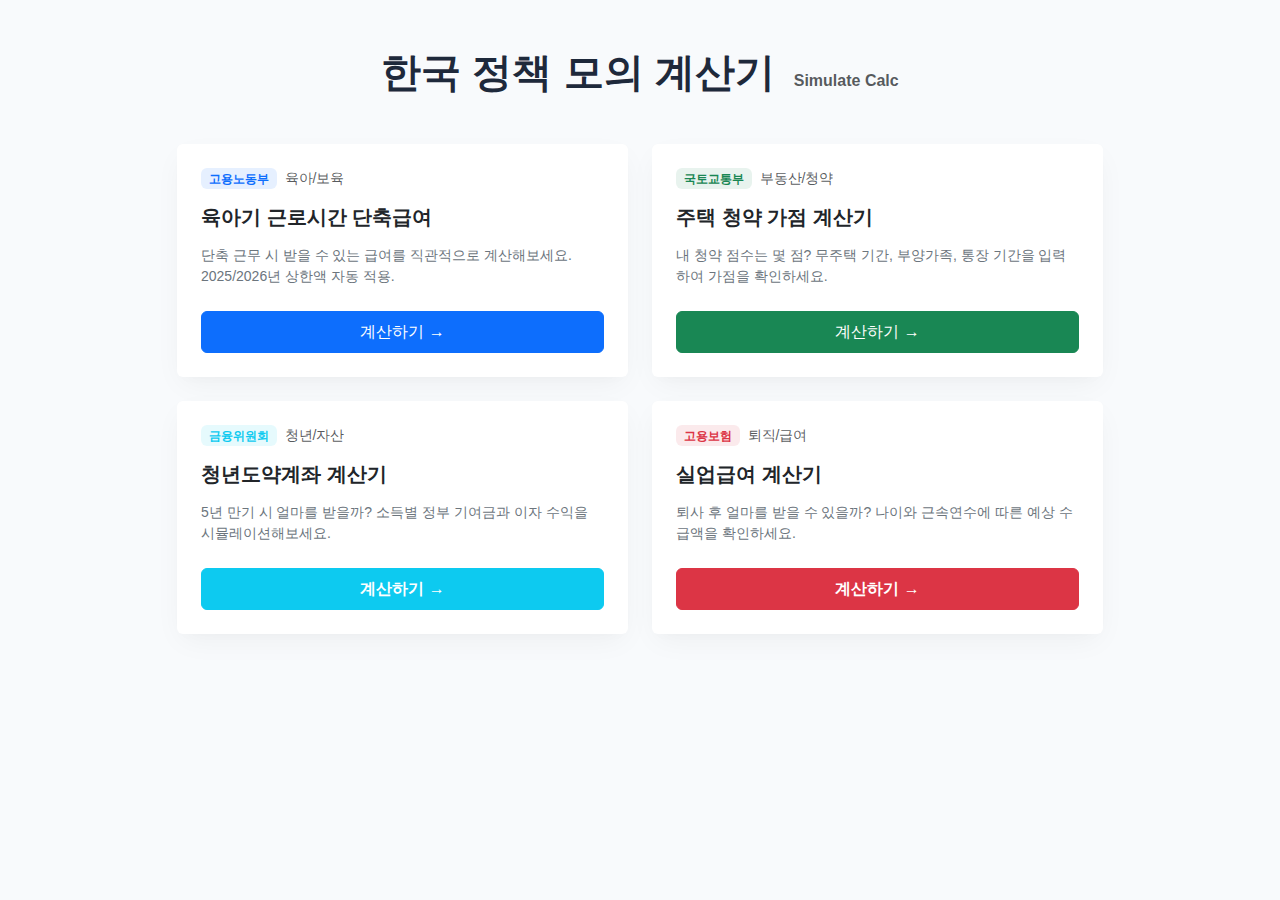
<file: index.html>
<!DOCTYPE html>
<html lang="en">

<head>
    <meta charset="UTF-8">
    <meta name="viewport" content="width=device-width, initial-scale=1.0">
    <title>한국 정책 모의 계산기</title>
    <script async src="https://pagead2.googlesyndication.com/pagead/js/adsbygoogle.js?client=ca-pub-2023113892715510"
        crossorigin="anonymous"></script>
    <!-- Google Tag Manager -->
    <script>(function (w, d, s, l, i) {
            w[l] = w[l] || []; w[l].push({
                'gtm.start':
                    new Date().getTime(), event: 'gtm.js'
            }); var f = d.getElementsByTagName(s)[0],
                j = d.createElement(s), dl = l != 'dataLayer' ? '&l=' + l : ''; j.async = true; j.src =
                    'https://www.googletagmanager.com/gtm.js?id=' + i + dl; f.parentNode.insertBefore(j, f);
        })(window, document, 'script', 'dataLayer', 'GTM-5PDVVMQG');</script>
    <!-- End Google Tag Manager -->
</head>

<body>
    <!-- Google Tag Manager (noscript) -->
    <noscript><iframe src="https://www.googletagmanager.com/ns.html?id=GTM-5PDVVMQG" height="0" width="0"
            style="display:none;visibility:hidden"></iframe></noscript>
    <main class="container py-5">
        <h1 class="fw-bold text-center mb-5">한국 정책 모의 계산기 <span class="fs-6 text-muted ms-2">Simulate Calc</span></h1>

        <div class="row g-4 justify-content-center">
            <!-- 육아기 근로시간 단축급여 -->
            <div class="col-12 col-md-6 col-lg-5">
                <div class="card h-100 shadow-sm border-0 hover-lift">
                    <div class="card-body p-4">
                        <div class="d-flex align-items-center mb-3">
                            <span class="badge bg-primary bg-opacity-10 text-primary me-2">고용노동부</span>
                            <small class="text-muted">육아/보육</small>
                        </div>
                        <h2 class="h5 fw-bold mb-3">육아기 근로시간 단축급여</h2>
                        <p class="text-secondary small mb-4">단축 근무 시 받을 수 있는 급여를 직관적으로 계산해보세요. 2025/2026년 상한액 자동 적용.</p>
                        <a href="/simulate-calc/childcare/" class="btn btn-primary w-100 py-2">계산하기 →</a>
                    </div>
                </div>
            </div>

            <!-- 주택 청약 가점 -->
            <div class="col-12 col-md-6 col-lg-5">
                <div class="card h-100 shadow-sm border-0 hover-lift">
                    <div class="card-body p-4">
                        <div class="d-flex align-items-center mb-3">
                            <span class="badge bg-success bg-opacity-10 text-success me-2">국토교통부</span>
                            <small class="text-muted">부동산/청약</small>
                        </div>
                        <h2 class="h5 fw-bold mb-3">주택 청약 가점 계산기</h2>
                        <p class="text-secondary small mb-4">내 청약 점수는 몇 점? 무주택 기간, 부양가족, 통장 기간을 입력하여 가점을 확인하세요.</p>
                        <a href="/simulate-calc/housing-subscription/" class="btn btn-success w-100 py-2">계산하기 →</a>
                    </div>
                </div>
            </div>

            <!-- 청년 도약 계좌 -->
            <div class="col-12 col-md-6 col-lg-5">
                <div class="card h-100 shadow-sm border-0 hover-lift">
                    <div class="card-body p-4">
                        <div class="d-flex align-items-center mb-3">
                            <span class="badge bg-info bg-opacity-10 text-info me-2">금융위원회</span>
                            <small class="text-muted">청년/자산</small>
                        </div>
                        <h2 class="h5 fw-bold mb-3">청년도약계좌 계산기</h2>
                        <p class="text-secondary small mb-4">5년 만기 시 얼마를 받을까? 소득별 정부 기여금과 이자 수익을 시뮬레이션해보세요.</p>
                        <a href="/simulate-calc/youth-leap/" class="btn btn-info w-100 py-2 text-white fw-bold">계산하기 →</a>
                    </div>
                </div>
            </div>

            <!-- 실업급여 -->
            <div class="col-12 col-md-6 col-lg-5">
                <div class="card h-100 shadow-sm border-0 hover-lift">
                    <div class="card-body p-4">
                        <div class="d-flex align-items-center mb-3">
                            <span class="badge bg-danger bg-opacity-10 text-danger me-2">고용보험</span>
                            <small class="text-muted">퇴직/급여</small>
                        </div>
                        <h2 class="h5 fw-bold mb-3">실업급여 계산기</h2>
                        <p class="text-secondary small mb-4">퇴사 후 얼마를 받을 수 있을까? 나이와 근속연수에 따른 예상 수급액을 확인하세요.</p>
                        <a href="/simulate-calc/unemployment/" class="btn btn-danger w-100 py-2 text-white fw-bold">계산하기 →</a>
                    </div>
                </div>
            </div>
        </div>
    </main>

    <link href="https://cdn.jsdelivr.net/npm/bootstrap@5.3.3/dist/css/bootstrap.min.css" rel="stylesheet">
    <!-- Common CSS (includes Fonts and Body styles) -->
    <link href="assets/css/common.css" rel="stylesheet">

    <!-- End Google Tag Manager (noscript) -->

</body>

</html>
</file>
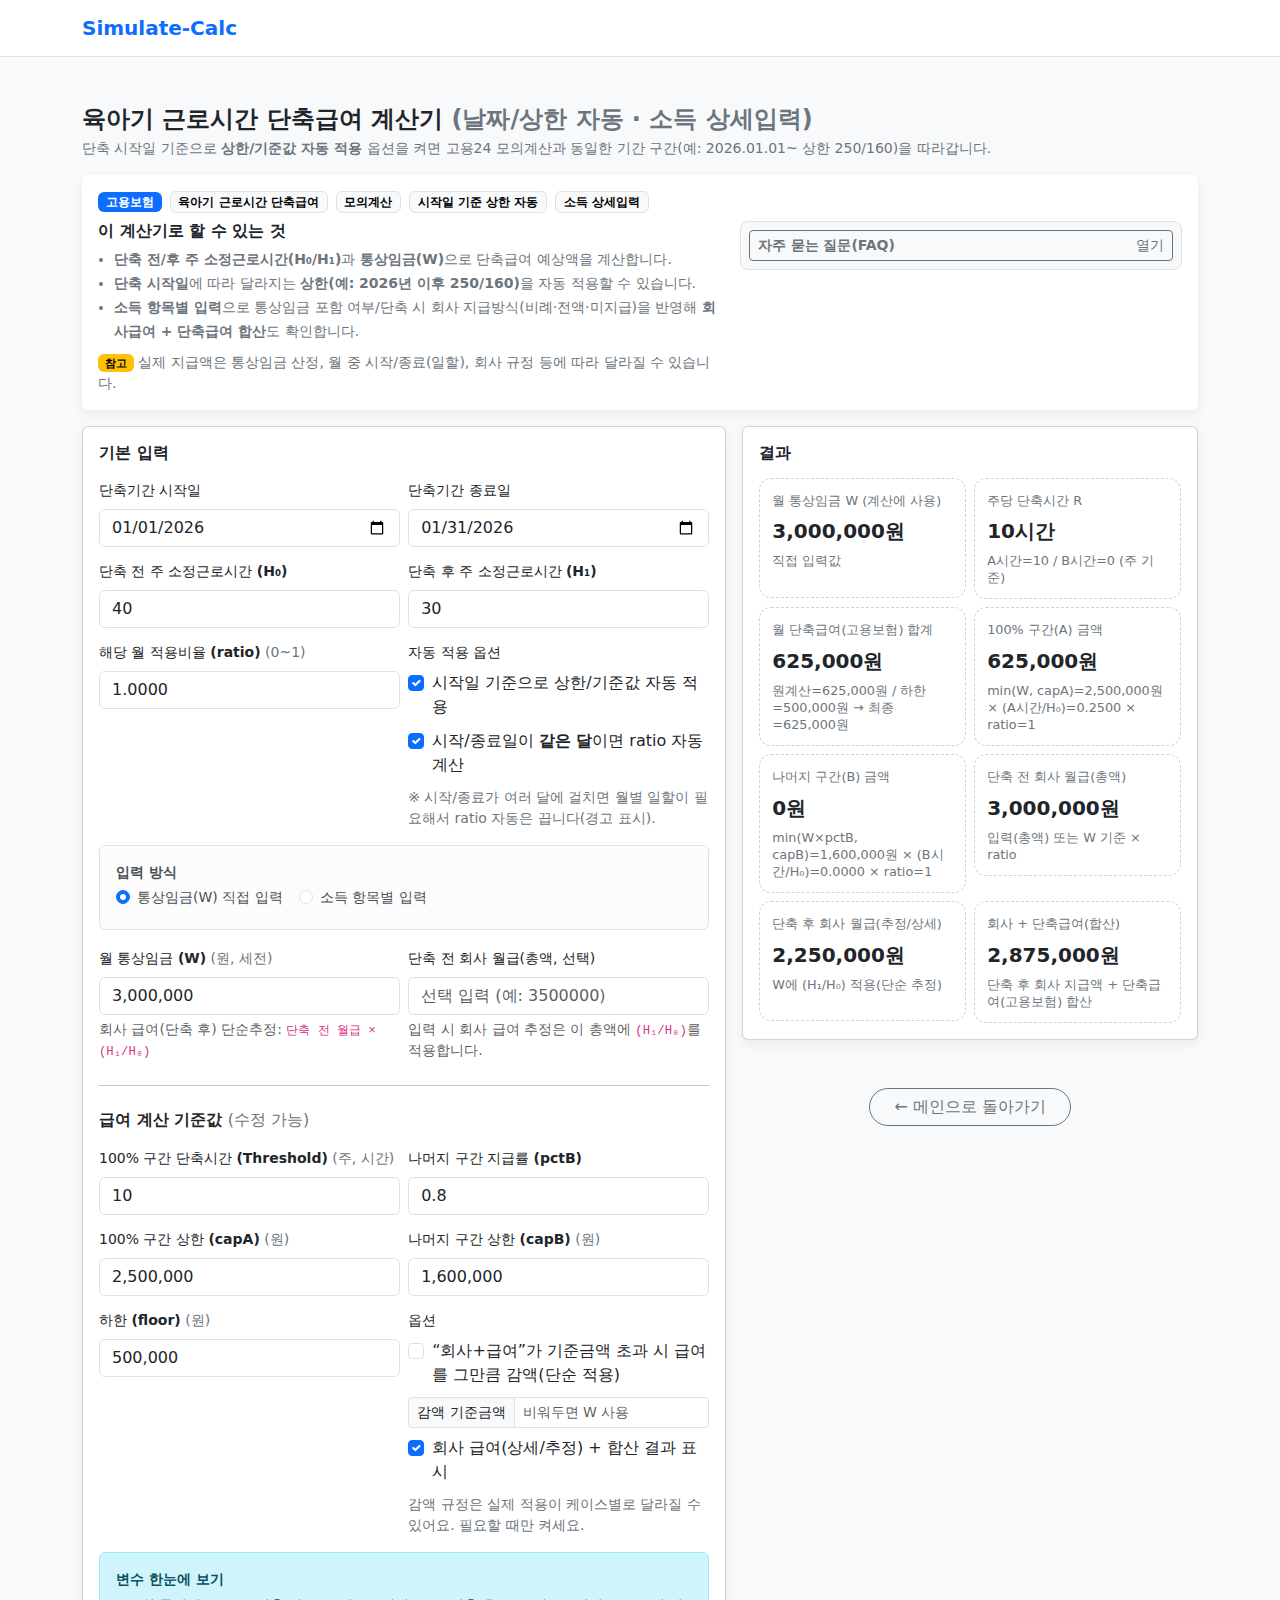
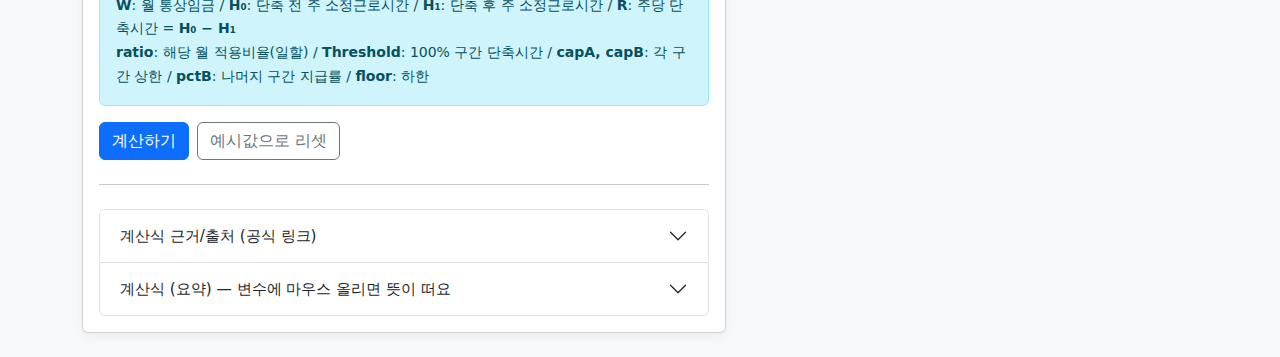
<file: childcare/index.html>
<!doctype html>
<html lang="ko">

<head>
  <meta charset="utf-8" />
  <meta name="viewport" content="width=device-width,initial-scale=1" />
  <title>육아기 근로시간 단축급여 계산기</title>
  <!-- SEO: 기본 메타 -->
  <meta name="description"
    content="육아기 근로시간 단축급여(고용보험) 모의 계산기. 단축 시작일 기준 상한 자동 적용(2026년 1월 이후 250/160) 및 소득 항목별 입력(통상임금 포함/단축 시 지급방식) 지원.">
  <meta name="keywords" content="육아기 근로시간 단축급여, 고용보험, 육아기 단축근무, 단축급여 계산기, 통상임금, 고용24, 모의계산">
  <meta name="author" content="https://drt0927.github.io/simulate-calc/childcare">
  <meta name="robots" content="index, follow, max-image-preview:large, max-snippet:-1, max-video-preview:-1">
  <link rel="canonical" href="https://drt0927.github.io/simulate-calc/childcare">

  <!-- Open Graph (카톡/페북/링크 공유) -->
  <meta property="og:type" content="website">
  <meta property="og:locale" content="ko_KR">
  <meta property="og:site_name" content="YOUR_SITE_NAME">
  <meta property="og:title" content="육아기 근로시간 단축급여 계산기 (고용보험) | 시작일 기준 상한 자동 적용">
  <meta property="og:description" content="단축 시작일 기준 상한 자동 적용 + 소득 항목별 입력 지원. 고용24 모의계산 기준을 참고해 예상 지급액을 계산합니다.">
  <meta property="og:url" content="https://drt0927.github.io/simulate-calc/childcare">
  <!-- <meta property="og:image" content="https://drt0927.github.io/simulate-calc/og/childcare-benefit-calculator.png"> -->
  <meta property="og:image:alt" content="육아기 근로시간 단축급여 계산기 화면">

  <!-- Twitter Card -->
  <meta name="twitter:card" content="summary_large_image">
  <meta name="twitter:title" content="육아기 근로시간 단축급여 계산기 (고용보험)">
  <meta name="twitter:description" content="단축 시작일 기준 상한 자동 적용 + 소득 항목별 입력 지원.">
  <!-- <meta name="twitter:image" content="https://drt0927.github.io/simulate-calc/og/childcare-benefit-calculator.png"> -->

  <!-- PWA/브라우저 -->
  <meta name="theme-color" content="#0d6efd">
  <link rel="icon" href="/favicon.ico">

  <!-- Bootstrap 5 -->
  <link rel="preconnect" href="https://cdn.jsdelivr.net" crossorigin>
  <link href="https://cdn.jsdelivr.net/npm/bootstrap@5.3.3/dist/css/bootstrap.min.css" rel="stylesheet">

  <style>
    .kpi {
      border: 1px dashed #cfd4da;
      border-radius: 12px;
      padding: 12px;
      background: #fff;
      min-height: 120px;
    }

    .kpi .t {
      font-size: 0.8rem;
      color: #6c757d;
    }

    .kpi .v {
      font-size: 1.25rem;
      font-weight: 800;
      margin-top: 6px;
    }

    .kpi .s {
      font-size: 0.8rem;
      color: #6c757d;
      margin-top: 6px;
      line-height: 1.35;
    }

    input[inputmode="numeric"] {
      font-variant-numeric: tabular-nums;
    }

    .formula {
      background: #f8f9fa;
      border: 1px solid #e9ecef;
      border-radius: 12px;
      padding: 12px;
      font-size: .875rem;
      line-height: 1.8;
    }

    .var {
      font-weight: 800;
      padding: 1px 6px;
      border-radius: 8px;
      background: #fff;
      border: 1px solid #e9ecef;
      display: inline-block;
    }

    .eq {
      font-weight: 800;
    }

    .table td,
    .table th {
      vertical-align: middle;
    }

    .w-amt {
      width: 150px;
    }

    .w-small {
      width: 140px;
    }

    .w-btn {
      width: 84px;
    }

    #msg:empty {
      display: none;
    }

    /* 헤더 아래 설명줄 간격 */
    .mb-3>p.small {
      max-width: 980px;
    }

    /* 카드가 헤더를 너무 먹지 않게 */
    .card.shadow-sm {
      box-shadow: 0 .25rem .75rem rgba(0, 0, 0, .06) !important;
    }

    /* accordion 버튼 글씨/높이 컴팩트 */
    .accordion-button {
      font-size: .95rem;
    }

    .accordion-button:focus {
      box-shadow: none;
    }
  </style>

  <script type="application/ld+json">
  {
    "@context": "https://schema.org",
    "@type": "WebApplication",
    "@id": "https://drt0927.github.io/simulate-calc/childcare#app",
    "name": "육아기 근로시간 단축급여 계산기",
    "applicationCategory": "FinanceApplication",
    "operatingSystem": "Web",
    "inLanguage": "ko-KR",
    "description": "육아기 근로시간 단축급여(고용보험) 모의 계산기. 단축 시작일 기준 상한 자동 적용 및 소득 항목별 입력 지원.",
    "url": "https://drt0927.github.io/simulate-calc/childcare",
    "offers": {
      "@type": "Offer",
      "price": "0",
      "priceCurrency": "KRW"
    },
    "publisher": {
      "@type": "Organization",
      "name": "계산기",
      "url": "https://drt0927.github.io/simulate-calc/childcare",
      "logo": {
        "@type": "ImageObject",
        "url": "https://drt0927.github.io/simulate-calc/childcare/logo.png"
      }
    }
  }
  </script>

  <script type="application/ld+json">
  {
    "@context":"https://schema.org",
    "@type":"FAQPage",
    "@id":"https://drt0927.github.io/simulate-calc/childcare#faq",
    "mainEntity":[
      {
        "@type":"Question",
        "name":"통상임금(W)은 무엇인가요?",
        "acceptedAnswer":{
          "@type":"Answer",
          "text":"단축급여 계산에 사용하는 기준 임금입니다. 기본급/고정수당 등 통상임금에 포함되는 항목을 합산해 입력할 수 있습니다."
        }
      },
      {
        "@type":"Question",
        "name":"왜 시작일에 따라 결과가 달라지나요?",
        "acceptedAnswer":{
          "@type":"Answer",
          "text":"단축급여에는 구간별 상한액이 있고, 제도 변경에 따라 시기별로 달라질 수 있습니다. 이 계산기는 시작일 기준으로 상한을 자동 적용할 수 있습니다."
        }
      },
      {
        "@type":"Question",
        "name":"실제 지급액이 다를 수 있나요?",
        "acceptedAnswer":{
          "@type":"Answer",
          "text":"통상임금 산정, 월 중 시작/종료(일할), 회사 지급 기준(비례/전액/미지급) 등에 따라 달라질 수 있습니다."
        }
      }
    ],
    "isPartOf": {
      "@id": "https://drt0927.github.io/simulate-calc/childcare#app"
    }
  }
  </script>

  <script async src="https://pagead2.googlesyndication.com/pagead/js/adsbygoogle.js?client=ca-pub-2023113892715510"
    crossorigin="anonymous"></script>
  <!-- Google Tag Manager -->
  <script>(function (w, d, s, l, i) {
      w[l] = w[l] || []; w[l].push({
        'gtm.start':
          new Date().getTime(), event: 'gtm.js'
      }); var f = d.getElementsByTagName(s)[0],
        j = d.createElement(s), dl = l != 'dataLayer' ? '&l=' + l : ''; j.async = true; j.src =
          'https://www.googletagmanager.com/gtm.js?id=' + i + dl; f.parentNode.insertBefore(j, f);
    })(window, document, 'script', 'dataLayer', 'GTM-5PDVVMQG');</script>
  <!-- End Google Tag Manager -->
</head>

<body class="bg-light">
  <!-- Google Tag Manager (noscript) -->
  <noscript><iframe src="https://www.googletagmanager.com/ns.html?id=GTM-5PDVVMQG" height="0" width="0"
      style="display:none;visibility:hidden"></iframe></noscript>
  <!-- End Google Tag Manager (noscript) -->

  <!-- Navbar -->
  <nav class="navbar navbar-expand-lg navbar-light bg-white border-bottom mb-4">
    <div class="container">
      <a class="navbar-brand fw-bold text-primary" href="/simulate-calc/">Simulate-Calc</a>
    </div>
  </nav>

  <main class="container py-4">
    <div class="mb-3">
      <h1 class="h4 fw-bold mb-1">
        육아기 근로시간 단축급여 계산기
        <span class="text-secondary">(날짜/상한 자동 · 소득 상세입력)</span>
      </h1>
      <p class="text-secondary small mb-3">
        단축 시작일 기준으로 <b>상한/기준값 자동 적용</b> 옵션을 켜면 고용24 모의계산과 동일한 기간 구간(예: 2026.01.01~ 상한 250/160)을 따라갑니다.
      </p>

      <!-- ✅ 한 카드로 통합 -->
      <section class="card border-0 shadow-sm mb-3">
        <div class="card-body">
          <div class="d-flex flex-wrap align-items-center gap-2 mb-2">
            <span class="badge text-bg-primary">고용보험</span>
            <span class="badge text-bg-light border">육아기 근로시간 단축급여</span>
            <span class="badge text-bg-light border">모의계산</span>
            <span class="badge text-bg-light border">시작일 기준 상한 자동</span>
            <span class="badge text-bg-light border">소득 상세입력</span>
          </div>

          <div class="row g-3">
            <!-- 왼쪽: 요약 -->
            <div class="col-12 col-lg-7">
              <h2 class="h6 fw-bold mb-2">이 계산기로 할 수 있는 것</h2>
              <ul class="small text-secondary mb-0 ps-3" style="line-height:1.7;">
                <li><b>단축 전/후 주 소정근로시간(H₀/H₁)</b>과 <b>통상임금(W)</b>으로 단축급여 예상액을 계산합니다.</li>
                <li><b>단축 시작일</b>에 따라 달라지는 <b>상한(예: 2026년 이후 250/160)</b>을 자동 적용할 수 있습니다.</li>
                <li><b>소득 항목별 입력</b>으로 통상임금 포함 여부/단축 시 회사 지급방식(비례·전액·미지급)을 반영해
                  <b>회사급여 + 단축급여 합산</b>도 확인합니다.
                </li>
              </ul>

              <div class="small text-secondary mt-2">
                <span class="badge text-bg-warning">참고</span>
                실제 지급액은 통상임금 산정, 월 중 시작/종료(일할), 회사 규정 등에 따라 달라질 수 있습니다.
              </div>
            </div>

            <!-- 오른쪽: FAQ (컴팩트, 접힘) -->
            <div class="col-12 col-lg-5">
              <div class="border rounded-3 p-2 bg-light">
                <button class="btn btn-sm btn-outline-secondary w-100 d-flex justify-content-between align-items-center"
                  type="button" data-bs-toggle="collapse" data-bs-target="#faqCollapse" aria-expanded="false">
                  <span class="fw-semibold">자주 묻는 질문(FAQ)</span>
                  <span class="text-secondary">열기</span>
                </button>

                <div class="collapse mt-2" id="faqCollapse">
                  <div class="accordion accordion-flush" id="faqAcc">
                    <div class="accordion-item bg-light">
                      <h3 class="accordion-header" id="q1">
                        <button class="accordion-button collapsed py-2 bg-light" type="button" data-bs-toggle="collapse"
                          data-bs-target="#a1">
                          통상임금(W)은 무엇인가요?
                        </button>
                      </h3>
                      <div id="a1" class="accordion-collapse collapse" data-bs-parent="#faqAcc">
                        <div class="accordion-body small text-secondary pt-2" style="line-height:1.7;">
                          단축급여 계산에 사용하는 기준 임금입니다. 기본급/고정수당 등 통상임금에 포함되는 항목을 합산해 입력할 수 있습니다.
                        </div>
                      </div>
                    </div>

                    <div class="accordion-item bg-light">
                      <h3 class="accordion-header" id="q2">
                        <button class="accordion-button collapsed py-2 bg-light" type="button" data-bs-toggle="collapse"
                          data-bs-target="#a2">
                          왜 시작일에 따라 결과가 달라지나요?
                        </button>
                      </h3>
                      <div id="a2" class="accordion-collapse collapse" data-bs-parent="#faqAcc">
                        <div class="accordion-body small text-secondary pt-2" style="line-height:1.7;">
                          단축급여 상한이 시기별로 달라질 수 있어요. 이 계산기는 시작일 기준으로 상한을 자동 적용할 수 있습니다.
                        </div>
                      </div>
                    </div>

                    <div class="accordion-item bg-light">
                      <h3 class="accordion-header" id="q3">
                        <button class="accordion-button collapsed py-2 bg-light" type="button" data-bs-toggle="collapse"
                          data-bs-target="#a3">
                          실제 지급액이 다를 수 있나요?
                        </button>
                      </h3>
                      <div id="a3" class="accordion-collapse collapse" data-bs-parent="#faqAcc">
                        <div class="accordion-body small text-secondary pt-2" style="line-height:1.7;">
                          네. 통상임금 산정, 월 중 시작/종료(일할), 회사 지급 기준 등에 따라 달라질 수 있습니다.
                        </div>
                      </div>
                    </div>
                  </div><!-- /accordion -->
                </div><!-- /collapse -->
              </div>
            </div>
          </div><!-- /row -->
        </div>
      </section>
    </div>

    <div class="row g-3">
      <!-- LEFT: INPUTS -->
      <div class="col-12 col-lg-7">
        <div class="card shadow-sm">
          <div class="card-body">
            <h2 class="h6 fw-bold mb-3">기본 입력</h2>

            <div class="row g-2">
              <div class="col-12 col-md-6">
                <label class="form-label small">단축기간 시작일</label>
                <input id="startDate" type="date" class="form-control" value="2026-01-01">
              </div>
              <div class="col-12 col-md-6">
                <label class="form-label small">단축기간 종료일</label>
                <input id="endDate" type="date" class="form-control" value="2026-01-31">
              </div>
            </div>

            <div class="row g-2 mt-1">
              <div class="col-12 col-md-6">
                <label class="form-label small">단축 전 주 소정근로시간 <span class="fw-bold">(H₀)</span></label>
                <input id="h0" type="number" min="1" step="1" class="form-control" value="40">
              </div>
              <div class="col-12 col-md-6">
                <label class="form-label small">단축 후 주 소정근로시간 <span class="fw-bold">(H₁)</span></label>
                <input id="h1" type="number" min="1" step="1" class="form-control" value="30">
              </div>
            </div>

            <div class="row g-2 mt-1">
              <div class="col-12 col-md-6">
                <label class="form-label small">해당 월 적용비율 <span class="fw-bold">(ratio)</span> <span
                    class="text-secondary">(0~1)</span></label>
                <input id="ratio" type="number" min="0" max="1" step="0.01" class="form-control" value="1">
              </div>

              <div class="col-12 col-md-6">
                <label class="form-label small">자동 적용 옵션</label>
                <div class="d-flex flex-column gap-2">
                  <div class="form-check">
                    <input class="form-check-input" type="checkbox" id="autoPolicy" checked>
                    <label class="form-check-label" for="autoPolicy">
                      시작일 기준으로 상한/기준값 자동 적용
                    </label>
                  </div>
                  <div class="form-check">
                    <input class="form-check-input" type="checkbox" id="autoRatio" checked>
                    <label class="form-check-label" for="autoRatio">
                      시작/종료일이 <b>같은 달</b>이면 ratio 자동 계산
                    </label>
                  </div>
                </div>
                <div class="text-secondary small mt-2">
                  ※ 시작/종료가 여러 달에 걸치면 월별 일할이 필요해서 ratio 자동은 끕니다(경고 표시).
                </div>
              </div>
            </div>

            <div class="row g-2 mt-2">
              <div class="col-12">
                <div class="alert alert-light border small mb-0">
                  <b>입력 방식</b>
                  <div class="d-flex flex-wrap gap-3 mt-1">
                    <div class="form-check">
                      <input class="form-check-input" type="radio" name="mode" id="modeDirect" checked>
                      <label class="form-check-label" for="modeDirect">통상임금(W) 직접 입력</label>
                    </div>
                    <div class="form-check">
                      <input class="form-check-input" type="radio" name="mode" id="modeDetail">
                      <label class="form-check-label" for="modeDetail">소득 항목별 입력</label>
                    </div>
                  </div>
                </div>
              </div>
            </div>

            <!-- Direct mode -->
            <div id="directBox" class="mt-3">
              <div class="row g-2">
                <div class="col-12 col-md-6">
                  <label class="form-label small">월 통상임금 <span class="fw-bold">(W)</span> <span
                      class="text-secondary">(원, 세전)</span></label>
                  <input id="wage" inputmode="numeric" class="form-control" value="3000000" placeholder="예: 3000000">
                  <div class="form-text">
                    회사 급여(단축 후) 단순추정: <code>단축 전 월급 × (H₁/H₀)</code>
                  </div>
                </div>
                <div class="col-12 col-md-6">
                  <label class="form-label small">단축 전 회사 월급(총액, 선택)</label>
                  <input id="companyDirect" inputmode="numeric" class="form-control" placeholder="선택 입력 (예: 3500000)">
                  <div class="form-text">
                    입력 시 회사 급여 추정은 이 총액에 <code>(H₁/H₀)</code>를 적용합니다.
                  </div>
                </div>
              </div>
            </div>

            <!-- Detail mode -->
            <div id="detailBox" class="mt-3" style="display:none;">
              <div class="alert alert-warning py-2 small mb-2">
                항목별로 <b>통상임금 포함</b>(W에 포함 여부)과 <b>단축 시 회사 지급방식</b>(비례/전액/미지급)을 지정하세요.
              </div>

              <div class="table-responsive">
                <table class="table table-sm align-middle">
                  <thead class="table-light">
                    <tr>
                      <th>항목명</th>
                      <th class="w-amt">월 금액(원)</th>
                      <th class="w-small">통상임금 포함</th>
                      <th class="w-small">단축 시 회사 지급</th>
                      <th class="w-btn">삭제</th>
                    </tr>
                  </thead>
                  <tbody id="incomeTbody"></tbody>
                </table>
              </div>

              <div class="d-flex gap-2 flex-wrap">
                <button id="addRowBtn" class="btn btn-outline-secondary btn-sm" type="button">+ 항목 추가</button>
                <button id="loadExampleBtn" class="btn btn-outline-secondary btn-sm" type="button">예시 항목 불러오기</button>
              </div>

              <div class="text-secondary small mt-2">
                <b>회사 지급 방식</b>:
                비례삭감 = 항목금액×(H₁/H₀), 전액지급 = 그대로, 미지급 = 0원
              </div>
            </div>

            <hr class="my-4">

            <h2 class="h6 fw-bold mb-3">급여 계산 기준값 <span class="text-secondary fw-normal">(수정 가능)</span></h2>

            <div class="row g-2">
              <div class="col-12 col-md-6">
                <label class="form-label small">100% 구간 단축시간 <span class="fw-bold">(Threshold)</span> <span
                    class="text-secondary">(주, 시간)</span></label>
                <input id="threshold" type="number" min="0" step="1" class="form-control" value="10">
              </div>
              <div class="col-12 col-md-6">
                <label class="form-label small">나머지 구간 지급률 <span class="fw-bold">(pctB)</span></label>
                <input id="pctB" type="number" min="0" max="1" step="0.01" class="form-control" value="0.8">
              </div>
            </div>

            <div class="row g-2 mt-1">
              <div class="col-12 col-md-6">
                <label class="form-label small">100% 구간 상한 <span class="fw-bold">(capA)</span> <span
                    class="text-secondary">(원)</span></label>
                <input id="capA" inputmode="numeric" class="form-control" value="2500000">
              </div>
              <div class="col-12 col-md-6">
                <label class="form-label small">나머지 구간 상한 <span class="fw-bold">(capB)</span> <span
                    class="text-secondary">(원)</span></label>
                <input id="capB" inputmode="numeric" class="form-control" value="1600000">
              </div>
            </div>

            <div class="row g-2 mt-1">
              <div class="col-12 col-md-6">
                <label class="form-label small">하한 <span class="fw-bold">(floor)</span> <span
                    class="text-secondary">(원)</span></label>
                <input id="floor" inputmode="numeric" class="form-control" value="500000">
              </div>

              <div class="col-12 col-md-6">
                <label class="form-label small">옵션</label>
                <div class="d-flex flex-column gap-2">
                  <div class="form-check">
                    <input class="form-check-input" type="checkbox" id="applyOffset">
                    <label class="form-check-label" for="applyOffset">
                      “회사+급여”가 기준금액 초과 시 급여를 그만큼 감액(단순 적용)
                    </label>
                  </div>

                  <div class="input-group input-group-sm">
                    <span class="input-group-text">감액 기준금액</span>
                    <input id="offsetBase" inputmode="numeric" class="form-control" placeholder="비워두면 W 사용">
                  </div>

                  <div class="form-check">
                    <input class="form-check-input" type="checkbox" id="showCompany" checked>
                    <label class="form-check-label" for="showCompany">회사 급여(상세/추정) + 합산 결과 표시</label>
                  </div>
                </div>

                <div class="text-secondary small mt-2">
                  감액 규정은 실제 적용이 케이스별로 달라질 수 있어요. 필요할 때만 켜세요.
                </div>
              </div>
            </div>

            <!-- 변수 치트시트 -->
            <div class="alert alert-info small mt-3 mb-0">
              <b>변수 한눈에 보기</b><br>
              <div class="mt-1" style="line-height:1.7;">
                <b>W</b>: 월 통상임금 /
                <b>H₀</b>: 단축 전 주 소정근로시간 /
                <b>H₁</b>: 단축 후 주 소정근로시간 /
                <b>R</b>: 주당 단축시간 = <b>H₀ − H₁</b><br>
                <b>ratio</b>: 해당 월 적용비율(일할) /
                <b>Threshold</b>: 100% 구간 단축시간 /
                <b>capA, capB</b>: 각 구간 상한 /
                <b>pctB</b>: 나머지 구간 지급률 /
                <b>floor</b>: 하한
              </div>
            </div>

            <div class="d-flex gap-2 flex-wrap mt-3">
              <button id="calcBtn" class="btn btn-primary" type="button">계산하기</button>
              <button id="resetBtn" class="btn btn-outline-secondary" type="button">예시값으로 리셋</button>
            </div>

            <div id="msg" class="mt-3"></div>

            <hr class="my-4">

            <div class="accordion" id="infoAcc">
              <div class="accordion-item">
                <h2 class="accordion-header" id="h-links">
                  <button class="accordion-button collapsed" type="button" data-bs-toggle="collapse"
                    data-bs-target="#c-links">
                    계산식 근거/출처 (공식 링크)
                  </button>
                </h2>
                <div id="c-links" class="accordion-collapse collapse" data-bs-parent="#infoAcc">
                  <div class="accordion-body small text-secondary">
                    <div class="mb-2">
                      <b>고용24(Work24) 제도 안내</b><br>
                      <a href="https://www.work24.go.kr/cm/c/f/1100/selecSystInfo.do?systClId=SC00000252&systId=SI00000397"
                        target="_blank" rel="noopener">
                        육아기 근로시간 단축과 단축급여 안내
                      </a>
                    </div>
                    <div class="mb-2">
                      <b>고용24(Work24) 모의계산</b><br>
                      <a href="https://www.work24.go.kr/cm/c/f/1100/selecSimulate13.do?currentPageNo=1&recordCountPerPage=10&systClId=SC00000252&systCnntId=CI00001582&systId=SI00000397&upprSystClId=SC00000245"
                        target="_blank" rel="noopener">
                        단축급여 모의계산
                      </a>
                    </div>
                    <div class="mb-2">
                      <b>고용보험(EI) 안내</b><br>
                      <a href="https://ei.work24.go.kr/ei/eih/eg/pb/pbPersonBnef/retrievePb0303Info.do" target="_blank"
                        rel="noopener">
                        육아기 근로시간 단축 안내
                      </a>
                    </div>
                    <div>
                      <b>법령(국가법령정보센터)</b><br>
                      <a href="https://law.go.kr/%EB%B2%95%EB%A0%B9/%EA%B3%A0%EC%9A%A9%EB%B3%B4%ED%97%98%EB%B2%95%EC%8B%9C%ED%96%89%EB%A0%B9"
                        target="_blank" rel="noopener">
                        고용보험법 시행령
                      </a>
                    </div>

                    <div class="alert alert-warning mt-3 mb-0 py-2 small">
                      ⚠️ 이 계산기는 “예상액” 참고용입니다. 통상임금 산정(항목 포함 여부), 월 중 시작/종료(일할),
                      회사 지급 방식 등에 따라 실제 지급액은 달라질 수 있어요.
                    </div>
                  </div>
                </div>
              </div>

              <div class="accordion-item">
                <h2 class="accordion-header" id="h-formula">
                  <button class="accordion-button collapsed" type="button" data-bs-toggle="collapse"
                    data-bs-target="#c-formula">
                    계산식 (요약) — 변수에 마우스 올리면 뜻이 떠요
                  </button>
                </h2>
                <div id="c-formula" class="accordion-collapse collapse" data-bs-parent="#infoAcc">
                  <div class="accordion-body">
                    <div class="formula">
                      <div>
                        <span class="var" data-bs-toggle="tooltip" title="주당 단축시간">R</span>
                        <span class="eq">=</span>
                        <span class="var" data-bs-toggle="tooltip" title="단축 전 주 소정근로시간">H₀</span>
                        −
                        <span class="var" data-bs-toggle="tooltip" title="단축 후 주 소정근로시간">H₁</span>
                      </div>

                      <div>
                        <span class="var" data-bs-toggle="tooltip" title="100% 구간 단축시간(주 기준)">A시간</span>
                        <span class="eq">=</span>
                        min(<span class="var" data-bs-toggle="tooltip" title="100% 구간 기준 단축시간">Threshold</span>, <span
                          class="var" data-bs-toggle="tooltip" title="주당 단축시간">R</span>)
                        ,
                        <span class="var" data-bs-toggle="tooltip" title="나머지 단축시간(주 기준)">B시간</span>
                        <span class="eq">=</span>
                        max(<span class="var" data-bs-toggle="tooltip" title="주당 단축시간">R</span> − <span class="var"
                          data-bs-toggle="tooltip" title="100% 구간 기준 단축시간">Threshold</span>, 0)
                      </div>

                      <div class="mt-2">
                        <span class="var" data-bs-toggle="tooltip" title="100% 구간 급여(월)">A급여</span>
                        <span class="eq">=</span>
                        min(<span class="var" data-bs-toggle="tooltip" title="월 통상임금">W</span>, <span class="var"
                          data-bs-toggle="tooltip" title="100% 구간 상한">capA</span>)
                        × (A시간 / <span class="var" data-bs-toggle="tooltip" title="단축 전 주 소정근로시간">H₀</span>)
                      </div>

                      <div>
                        <span class="var" data-bs-toggle="tooltip" title="나머지 구간 급여(월)">B급여</span>
                        <span class="eq">=</span>
                        min(<span class="var" data-bs-toggle="tooltip" title="월 통상임금×지급률">W×pctB</span>, <span
                          class="var" data-bs-toggle="tooltip" title="나머지 구간 상한">capB</span>)
                        × (B시간 / <span class="var" data-bs-toggle="tooltip" title="단축 전 주 소정근로시간">H₀</span>)
                      </div>

                      <div class="mt-2">
                        <span class="var" data-bs-toggle="tooltip" title="최종 월 단축급여(고용보험)">월급여</span>
                        <span class="eq">=</span>
                        max( (A급여 + B급여) × <span class="var" data-bs-toggle="tooltip"
                          title="해당 월 적용비율(일할)">ratio</span>,
                        <span class="var" data-bs-toggle="tooltip" title="하한">floor</span> × <span class="var"
                          data-bs-toggle="tooltip" title="해당 월 적용비율">ratio</span> )
                      </div>

                      <div class="mt-2 text-secondary small">
                        <b>회사 급여 단순추정</b>:
                        단축 후 회사 월급 ≈ 단축 전 월급 × (<span class="var" data-bs-toggle="tooltip"
                          title="단축 후/단축 전 근로시간 비율">H₁/H₀</span>)
                      </div>
                    </div>
                  </div>
                </div>
              </div>
            </div><!-- /accordion -->

          </div>
        </div>
      </div>

      <!-- RIGHT: RESULTS -->
      <div class="col-12 col-lg-5">
        <div class="card shadow-sm">
          <div class="card-body">
            <h2 class="h6 fw-bold mb-3">결과</h2>

            <div class="row g-2">
              <div class="col-12 col-md-6">
                <div class="kpi">
                  <div class="t">월 통상임금 W (계산에 사용)</div>
                  <div class="v" id="outW">-</div>
                  <div class="s" id="outWSub">-</div>
                </div>
              </div>

              <div class="col-12 col-md-6">
                <div class="kpi">
                  <div class="t">주당 단축시간 R</div>
                  <div class="v" id="outR">-</div>
                  <div class="s" id="outBreak">-</div>
                </div>
              </div>

              <div class="col-12 col-md-6">
                <div class="kpi">
                  <div class="t">월 단축급여(고용보험) 합계</div>
                  <div class="v" id="outTotal">-</div>
                  <div class="s" id="outTotalSub">-</div>
                </div>
              </div>

              <div class="col-12 col-md-6">
                <div class="kpi">
                  <div class="t">100% 구간(A) 금액</div>
                  <div class="v" id="outA">-</div>
                  <div class="s" id="outASub">-</div>
                </div>
              </div>

              <div class="col-12 col-md-6">
                <div class="kpi">
                  <div class="t">나머지 구간(B) 금액</div>
                  <div class="v" id="outB">-</div>
                  <div class="s" id="outBSub">-</div>
                </div>
              </div>

              <div class="col-12 col-md-6" id="companyBeforeBox" style="display:none;">
                <div class="kpi">
                  <div class="t">단축 전 회사 월급(총액)</div>
                  <div class="v" id="outCompanyBefore">-</div>
                  <div class="s" id="outCompanyBeforeSub">-</div>
                </div>
              </div>

              <div class="col-12 col-md-6" id="companyAfterBox" style="display:none;">
                <div class="kpi">
                  <div class="t">단축 후 회사 월급(추정/상세)</div>
                  <div class="v" id="outCompanyAfter">-</div>
                  <div class="s" id="outCompanyAfterSub">-</div>
                </div>
              </div>

              <div class="col-12 col-md-6" id="sumBox" style="display:none;">
                <div class="kpi">
                  <div class="t">회사 + 단축급여(합산)</div>
                  <div class="v" id="outSum">-</div>
                  <div class="s" id="outSumSub">-</div>
                </div>
              </div>
            </div><!-- /row -->
          </div>
        </div>

        <div class="text-center mt-5 mb-5">
          <a href="/simulate-calc/" class="btn btn-outline-secondary rounded-pill px-4">
            ← 메인으로 돌아가기
          </a>
        </div>
      </div>
    </div><!-- /row -->
  </main><!-- /container -->

  <!-- Bootstrap JS (툴팁/아코디언) -->
  <script src="https://cdn.jsdelivr.net/npm/bootstrap@5.3.3/dist/js/bootstrap.bundle.min.js"></script>

  <script>
    const $ = (id) => document.getElementById(id);

    function toNumber(raw) {
      if (raw === null || raw === undefined) return NaN;
      const s = String(raw).replace(/[, ]/g, '').trim();
      if (s === '') return NaN;
      return Number(s);
    }

    function fmtWon(n) {
      if (!isFinite(n)) return '-';
      return Math.round(n).toLocaleString('ko-KR') + '원';
    }

    function setMsg(type, html) {
      const el = $('msg');
      if (!html) { el.innerHTML = ''; return; }
      const cls = type === 'err' ? 'alert alert-danger' : (type === 'warn' ? 'alert alert-warning' : 'alert alert-info');
      el.innerHTML = `<div class="${cls} py-2 small mb-0">${html}</div>`;
    }

    function formatCurrencyInput(el) {
      const n = toNumber(el.value);
      if (!isFinite(n)) return;
      el.value = Math.round(n).toLocaleString('ko-KR');
    }

    // ---------- 날짜 기반 정책(상한/기준) ----------
    // 고용24 모의계산 화면의 “급여지급 대상 기간”에 맞춘 구간.
    // 필요 시 여기만 수정하면 됩니다.
    function policyByStartDate(startDateStr) {
      const d = new Date(startDateStr);
      if (isNaN(d)) return null;

      const d2024_07_01 = new Date('2024-07-01');
      const d2025_01_01 = new Date('2025-01-01');
      const d2026_01_01 = new Date('2026-01-01');

      if (d >= d2026_01_01) return { threshold: 10, capA: 2500000, capB: 1600000, floor: 500000 };
      if (d >= d2025_01_01) return { threshold: 10, capA: 2200000, capB: 1500000, floor: 500000 };
      if (d >= d2024_07_01) return { threshold: 10, capA: 2000000, capB: 1500000, floor: 500000 };
      return { threshold: 5, capA: 2000000, capB: 1500000, floor: 500000 };
    }

    function applyPolicyByDate() {
      if (!$('autoPolicy').checked) return;
      const start = $('startDate').value;
      const p = policyByStartDate(start);
      if (!p) return;

      $('threshold').value = p.threshold;
      $('capA').value = p.capA.toLocaleString('ko-KR');
      $('capB').value = p.capB.toLocaleString('ko-KR');
      $('floor').value = p.floor.toLocaleString('ko-KR');
    }

    // ---------- 날짜 기반 ratio(같은 달일 때만) ----------
    function daysInMonth(year, month1to12) {
      return new Date(year, month1to12, 0).getDate();
    }

    function applyRatioByDates() {
      if (!$('autoRatio').checked) return;

      const s = new Date($('startDate').value);
      const e = new Date($('endDate').value);
      if (isNaN(s) || isNaN(e)) return;

      // 시작/종료 검증
      if (e < s) {
        setMsg('err', '종료일이 시작일보다 빠릅니다. 날짜를 확인해 주세요.');
        return;
      }

      // 같은 달이면 ratio 자동 계산
      if (s.getFullYear() === e.getFullYear() && s.getMonth() === e.getMonth()) {
        const year = s.getFullYear();
        const month = s.getMonth() + 1; // 1~12
        const dim = daysInMonth(year, month);

        const days = Math.floor((e - s) / (24 * 60 * 60 * 1000)) + 1; // 포함
        const ratio = Math.max(0, Math.min(1, days / dim));
        $('ratio').value = ratio.toFixed(4);

        // 경고/안내 제거(또는 업데이트)
        // setMsg('', '');
      } else {
        // 여러 달이면 자동 ratio는 부정확(월별로 나눠야 함)
        setMsg('warn', '시작/종료일이 서로 다른 달입니다. 월별로 나눠서 일할 계산이 필요해요. <b>ratio 자동 계산은 적용하지 않았습니다.</b> (필요하면 autoRatio를 끄고 직접 입력하세요)');
      }
    }

    // ---------- 소득 상세 입력 ----------
    function makeIncomeRow(row = {}) {
      const tr = document.createElement('tr');

      const tdName = document.createElement('td');
      const inName = document.createElement('input');
      inName.className = 'form-control form-control-sm';
      inName.placeholder = '예: 기본급';
      inName.value = row.name ?? '';
      tdName.appendChild(inName);

      const tdAmt = document.createElement('td');
      const inAmt = document.createElement('input');
      inAmt.className = 'form-control form-control-sm';
      inAmt.inputMode = 'numeric';
      inAmt.value = (row.amount ?? 0).toLocaleString('ko-KR');
      inAmt.addEventListener('blur', () => formatCurrencyInput(inAmt));
      tdAmt.appendChild(inAmt);

      const tdOrd = document.createElement('td');
      const selOrd = document.createElement('select');
      selOrd.className = 'form-select form-select-sm';
      selOrd.innerHTML = `<option value="yes">포함</option><option value="no">미포함</option>`;
      selOrd.value = row.isOrdinary ? 'yes' : 'no';
      tdOrd.appendChild(selOrd);

      const tdPay = document.createElement('td');
      const selPay = document.createElement('select');
      selPay.className = 'form-select form-select-sm';
      selPay.innerHTML = `
        <option value="proportional">비례삭감</option>
        <option value="full">전액지급</option>
        <option value="zero">미지급</option>
      `;
      selPay.value = row.payMode ?? 'proportional';
      tdPay.appendChild(selPay);

      const tdDel = document.createElement('td');
      const btnDel = document.createElement('button');
      btnDel.type = 'button';
      btnDel.className = 'btn btn-outline-danger btn-sm';
      btnDel.textContent = '삭제';
      btnDel.addEventListener('click', () => { tr.remove(); calc(); });
      tdDel.appendChild(btnDel);

      tr.appendChild(tdName);
      tr.appendChild(tdAmt);
      tr.appendChild(tdOrd);
      tr.appendChild(tdPay);
      tr.appendChild(tdDel);

      [inName, inAmt, selOrd, selPay].forEach(el => el.addEventListener('input', () => calc()));
      [selOrd, selPay].forEach(el => el.addEventListener('change', () => calc()));

      return tr;
    }

    function getDetailRows() {
      const rows = [];
      for (const tr of $('incomeTbody').querySelectorAll('tr')) {
        const tds = tr.querySelectorAll('td');
        const name = tds[0].querySelector('input')?.value?.trim() || '';
        const amount = toNumber(tds[1].querySelector('input')?.value);
        const isOrdinary = (tds[2].querySelector('select')?.value === 'yes');
        const payMode = tds[3].querySelector('select')?.value || 'proportional';
        rows.push({ name, amount: isFinite(amount) ? amount : 0, isOrdinary, payMode });
      }
      return rows;
    }

    function loadExampleRows() {
      const tbody = $('incomeTbody');
      tbody.innerHTML = '';
      const example = [
        { name: '기본급', amount: 2500000, isOrdinary: true, payMode: 'proportional' },
        { name: '고정수당(직무/직책 등)', amount: 300000, isOrdinary: true, payMode: 'proportional' },
        { name: '식대', amount: 200000, isOrdinary: false, payMode: 'full' },
        { name: '교통비', amount: 100000, isOrdinary: false, payMode: 'full' }
      ];
      example.forEach(r => tbody.appendChild(makeIncomeRow(r)));
    }

    // ---------- 모드 ----------
    function getMode() { return $('modeDetail').checked ? 'detail' : 'direct'; }

    function syncModeUI() {
      const mode = getMode();
      $('directBox').style.display = (mode === 'direct') ? 'block' : 'none';
      $('detailBox').style.display = (mode === 'detail') ? 'block' : 'none';
      calc();
    }

    function toggleCompanyBoxes(show) {
      $('companyBeforeBox').style.display = show ? '' : 'none';
      $('companyAfterBox').style.display = show ? '' : 'none';
      $('sumBox').style.display = show ? '' : 'none';
    }

    // ---------- 계산 ----------
    function calc() {
      // 날짜 기반 자동 적용(선택)
      if ($('autoPolicy').checked) applyPolicyByDate();
      if ($('autoRatio').checked) applyRatioByDates();

      const H0 = toNumber($('h0').value);
      const H1 = toNumber($('h1').value);
      const ratio = toNumber($('ratio').value);

      const threshold = toNumber($('threshold').value);
      const pctB = toNumber($('pctB').value);
      const capA = toNumber($('capA').value);
      const capB = toNumber($('capB').value);
      const floor = toNumber($('floor').value);

      const mode = getMode();

      // 시작/종료 기본 검증(메시지가 이미 있을 수 있어 경고가 덮일 수 있음)
      const s = new Date($('startDate').value);
      const e = new Date($('endDate').value);
      if (!isNaN(s) && !isNaN(e) && e < s) {
        setMsg('err', '종료일이 시작일보다 빠릅니다. 날짜를 확인해 주세요.');
        return;
      } else {
        // autoRatio 경고가 있을 수 있으니, 여기서 무조건 지우지 않음
        // setMsg('', '');
      }

      const errs = [];
      if (!(H0 > 0)) errs.push('H₀(단축 전 주 소정근로시간)은 0보다 커야 해요.');
      if (!(H1 > 0)) errs.push('H₁(단축 후 주 소정근로시간)은 0보다 커야 해요.');
      if (!(H1 <= H0)) errs.push('H₁은 H₀보다 클 수 없어요(단축이 아님).');
      if (!(ratio >= 0 && ratio <= 1)) errs.push('ratio(적용비율)은 0~1 사이여야 해요.');
      if (!(threshold >= 0)) errs.push('Threshold는 0 이상이어야 해요.');
      if (!(pctB >= 0 && pctB <= 1)) errs.push('pctB(지급률)은 0~1 사이여야 해요.');
      if (!(capA > 0 && capB > 0 && floor >= 0)) errs.push('상한/하한 값이 올바른지 확인해요.');

      let W = NaN;
      let companyBefore = NaN;
      let companyAfter = NaN;
      let companyExplain = '';

      if (mode === 'direct') {
        const wage = toNumber($('wage').value);
        if (!(wage > 0)) errs.push('W(월 통상임금)은 0보다 커야 해요.');
        W = wage;

        const companyDirect = toNumber($('companyDirect').value);
        const baseCompany = (companyDirect > 0) ? companyDirect : wage;
        companyBefore = baseCompany * ratio;
        companyAfter = baseCompany * (H1 / H0) * ratio;
        companyExplain = (companyDirect > 0)
          ? '단축 전 월급(총액) 입력값에 (H₁/H₀) 적용'
          : 'W에 (H₁/H₀) 적용(단순 추정)';
      } else {
        const rows = getDetailRows();
        if (rows.length === 0) errs.push('소득 항목을 1개 이상 추가해 주세요.');

        const sumOrd = rows.reduce((acc, r) => acc + (r.isOrdinary ? r.amount : 0), 0);
        const sumAll = rows.reduce((acc, r) => acc + r.amount, 0);

        W = sumOrd;
        companyBefore = sumAll * ratio;

        const factor = (H1 / H0);
        const after = rows.reduce((acc, r) => {
          if (r.payMode === 'proportional') return acc + r.amount * factor;
          if (r.payMode === 'full') return acc + r.amount;
          return acc;
        }, 0);
        companyAfter = after * ratio;

        if (!(W > 0)) errs.push('통상임금 포함 항목 합(W)이 0원이에요. “통상임금 포함”을 확인해 주세요.');
        companyExplain = '항목별 지급방식(비례/전액/미지급)으로 계산';
      }

      if (errs.length) {
        // 기존 경고가 있을 수 있으니 에러 우선 표시
        setMsg('err', errs.join('<br>'));
        return;
      }

      const R = H0 - H1;

      // 단축이 아니면 급여 0
      if (!(R > 0)) {
        $('outW').textContent = fmtWon(W);
        $('outWSub').textContent = (mode === 'detail') ? '“통상임금 포함” 항목 합계' : '직접 입력값';
        $('outR').textContent = `${R.toFixed(0)}시간`;
        $('outBreak').textContent = '단축이 아니어서 급여 계산 대상이 아닙니다.';
        $('outA').textContent = fmtWon(0);
        $('outB').textContent = fmtWon(0);
        $('outTotal').textContent = fmtWon(0);
        $('outTotalSub').textContent = '-';
        $('outASub').textContent = '-';
        $('outBSub').textContent = '-';

        const showCompany = $('showCompany').checked;
        toggleCompanyBoxes(showCompany);
        if (showCompany) {
          $('outCompanyBefore').textContent = fmtWon(companyBefore);
          $('outCompanyBeforeSub').textContent = 'ratio 반영';
          $('outCompanyAfter').textContent = fmtWon(companyAfter);
          $('outCompanyAfterSub').textContent = companyExplain;
          $('outSum').textContent = fmtWon(companyAfter);
          $('outSumSub').textContent = '단축급여 0원';
        }
        return;
      }

      const Ahrs = Math.min(threshold, R);
      const Bhrs = Math.max(R - threshold, 0);

      const baseA = Math.min(W, capA);
      const baseB = Math.min(W * pctB, capB);

      const A = baseA * (Ahrs / H0);
      const B = baseB * (Bhrs / H0);

      const rawTotal = (A + B) * ratio;
      const minTotal = floor * ratio;
      let benefit = Math.max(rawTotal, minTotal);

      // 선택: 감액 규정(단순)
      if ($('applyOffset').checked) {
        const offsetBaseRaw = toNumber($('offsetBase').value);
        const base = (offsetBaseRaw > 0) ? offsetBaseRaw : W;
        const baseForMonth = base * ratio;

        const sum = companyAfter + benefit;
        if (sum > baseForMonth) {
          const over = sum - baseForMonth;
          benefit = Math.max(0, benefit - over);
        }
      }

      // Outputs
      $('outW').textContent = fmtWon(W);
      $('outWSub').textContent = (mode === 'detail') ? '“통상임금 포함” 항목 합계' : '직접 입력값';

      $('outR').textContent = `${R.toFixed(0)}시간`;
      $('outBreak').textContent = `A시간=${Ahrs.toFixed(0)} / B시간=${Bhrs.toFixed(0)} (주 기준)`;

      $('outA').textContent = fmtWon(A * ratio);
      $('outASub').textContent = `min(W, capA)=${fmtWon(baseA)} × (A시간/H₀)=${(Ahrs / H0).toFixed(4)} × ratio=${ratio}`;

      $('outB').textContent = fmtWon(B * ratio);
      $('outBSub').textContent = `min(W×pctB, capB)=${fmtWon(baseB)} × (B시간/H₀)=${(Bhrs / H0).toFixed(4)} × ratio=${ratio}`;

      $('outTotal').textContent = fmtWon(benefit);
      const extra = $('applyOffset').checked ? ' / 감액(단순) 적용' : '';
      $('outTotalSub').textContent = `원계산=${fmtWon(rawTotal)} / 하한=${fmtWon(minTotal)} → 최종=${fmtWon(benefit)}${extra}`;

      const showCompany = $('showCompany').checked;
      toggleCompanyBoxes(showCompany);
      if (showCompany) {
        $('outCompanyBefore').textContent = fmtWon(companyBefore);
        $('outCompanyBeforeSub').textContent = (mode === 'detail') ? '항목 합계 × ratio' : '입력(총액) 또는 W 기준 × ratio';

        $('outCompanyAfter').textContent = fmtWon(companyAfter);
        $('outCompanyAfterSub').textContent = companyExplain;

        $('outSum').textContent = fmtWon(companyAfter + benefit);
        $('outSumSub').textContent = '단축 후 회사 지급액 + 단축급여(고용보험) 합산';
      }
    }

    // ---------- 초기화 ----------
    function reset() {
      setMsg('', '');

      $('startDate').value = '2026-01-01';
      $('endDate').value = '2026-01-31';

      $('h0').value = 40;
      $('h1').value = 30;

      $('autoPolicy').checked = true;
      $('autoRatio').checked = true;

      // direct mode 기본
      $('modeDirect').checked = true;
      $('wage').value = '3,000,000';
      $('companyDirect').value = '';

      // detail rows
      $('incomeTbody').innerHTML = '';
      loadExampleRows();

      // 기본 기준값(자동 적용으로 덮어씌워질 수 있음)
      $('threshold').value = 10;
      $('pctB').value = 0.8;
      $('capA').value = '2,500,000';
      $('capB').value = '1,600,000';
      $('floor').value = '500,000';

      $('applyOffset').checked = false;
      $('offsetBase').value = '';
      $('showCompany').checked = true;

      // 날짜 기반 자동 적용
      applyPolicyByDate();
      applyRatioByDates();

      syncModeUI();
      calc();
    }

    // ---------- 이벤트 ----------
    $('modeDirect').addEventListener('change', syncModeUI);
    $('modeDetail').addEventListener('change', syncModeUI);

    $('calcBtn').addEventListener('click', calc);
    $('resetBtn').addEventListener('click', reset);

    $('addRowBtn').addEventListener('click', () => {
      $('incomeTbody').appendChild(makeIncomeRow({ name: '', amount: 0, isOrdinary: false, payMode: 'proportional' }));
      calc();
    });
    $('loadExampleBtn').addEventListener('click', () => { loadExampleRows(); calc(); });

    // 날짜 변경 시 자동 적용
    $('startDate').addEventListener('change', () => { setMsg('', ''); applyPolicyByDate(); applyRatioByDates(); calc(); });
    $('endDate').addEventListener('change', () => { setMsg('', ''); applyRatioByDates(); calc(); });
    $('autoPolicy').addEventListener('change', () => { setMsg('', ''); applyPolicyByDate(); calc(); });
    $('autoRatio').addEventListener('change', () => { setMsg('', ''); applyRatioByDates(); calc(); });

    // currency format on blur
    ['wage', 'companyDirect', 'capA', 'capB', 'floor', 'offsetBase'].forEach(id => {
      $(id).addEventListener('blur', (e) => formatCurrencyInput(e.target));
    });

    // Bootstrap tooltips init
    function initTooltips() {
      document.querySelectorAll('[data-bs-toggle="tooltip"]').forEach(el => {
        new bootstrap.Tooltip(el);
      });
    }

    // init
    reset();
    initTooltips();
  </script>
</body>

</html>
</file>
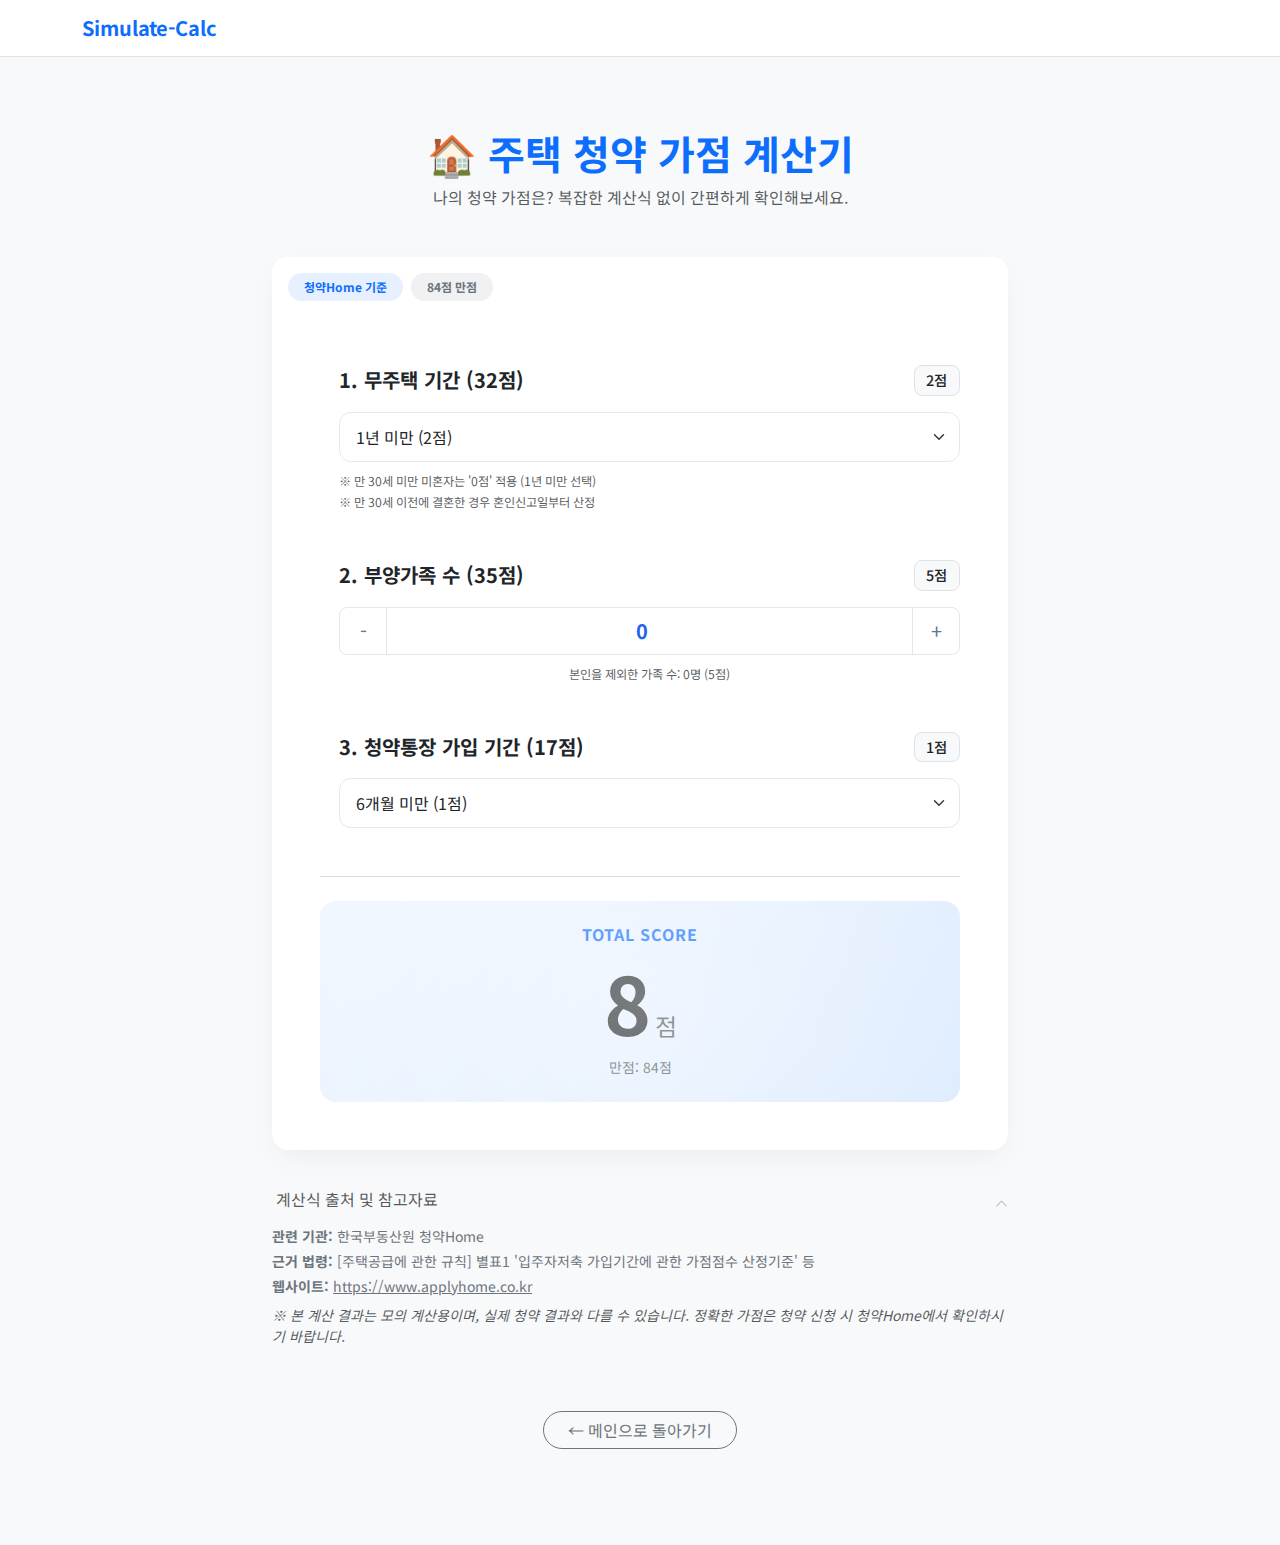
<file: housing-subscription/index.html>
<!DOCTYPE html>
<html lang="ko">

<head>
    <meta charset="UTF-8">
    <meta name="viewport" content="width=device-width, initial-scale=1.0">
    <title>주택 청약 가점 계산기 - 청약Home 기준 (2025/2026)</title>
    <meta name="description"
        content="주택 청약 가점 계산기. 무주택 기간, 부양가족 수, 청약통장 가입 기간을 입력하여 나의 청약 가점을 간편하게 계산해보세요. 한국부동산원 청약Home 기준 로직 적용.">
    <meta name="keywords"
        content="주택 청약 가점 계산기, 청약 가점 계산, 아파트 청약 점수, 주택청약 1순위 조건, 무주택 기간 계산, 부양가족수 점수, 청약통장 가입기간 점수, 2025년 청약 제도">
    <meta name="author" content="Simulate Calc">
    <meta name="robots" content="index, follow">
    <link rel="canonical" href="https://drt0927.github.io/simulate-calc/housing-subscription/">

    <!-- Open Graph (Facebook/Kakao) -->
    <meta property="og:type" content="website">
    <meta property="og:title" content="주택 청약 가점 계산기 - 내 청약 점수는 몇 점?">
    <meta property="og:description" content="복잡한 계산 없이 클릭 몇 번으로 청약 가점을 확인하세요. 청약Home 기준 무주택/부양가족/통장 점수 자동 합산.">
    <meta property="og:url" content="https://drt0927.github.io/simulate-calc/housing-subscription/">
    <meta property="og:site_name" content="Simulate Calc - 한국 정책 모의 계산기">
    <meta property="og:image" content="https://drt0927.github.io/simulate-calc/housing-subscription/og-image.png">

    <!-- Twitter Card -->
    <meta name="twitter:card" content="summary_large_image">
    <meta name="twitter:title" content="주택 청약 가점 계산기">
    <meta name="twitter:description" content="내 청약 점수 바로 확인하기. 청약Home 기준 가점표 적용.">

    <!-- JSON-LD Structured Data -->
    <script type="application/ld+json">
    {
      "@context": "https://schema.org",
      "@type": "WebApplication",
      "name": "주택 청약 가점 계산기",
      "description": "한국부동산원 청약Home 기준 주택 청약 가점 계산기입니다.",
      "url": "https://drt0927.github.io/simulate-calc/housing-subscription/",
      "applicationCategory": "FinanceApplication",
      "operatingSystem": "Web",
      "offers": {
        "@type": "Offer",
        "price": "0",
        "priceCurrency": "KRW"
      }
    }
    </script>

    <!-- Bootstrap 5 -->
    <link href="https://cdn.jsdelivr.net/npm/bootstrap@5.3.3/dist/css/bootstrap.min.css" rel="stylesheet">
    <!-- Google Fonts -->
    <link href="https://fonts.googleapis.com/css2?family=Noto+Sans+KR:wght@300;400;500;700&display=swap"
        rel="stylesheet">
    <link href="../assets/css/common.css" rel="stylesheet">

    <script async src="https://pagead2.googlesyndication.com/pagead/js/adsbygoogle.js?client=ca-pub-2023113892715510"
        crossorigin="anonymous"></script>
    <!-- Google Tag Manager -->
    <script>(function (w, d, s, l, i) {
            w[l] = w[l] || []; w[l].push({
                'gtm.start':
                    new Date().getTime(), event: 'gtm.js'
            }); var f = d.getElementsByTagName(s)[0],
                j = d.createElement(s), dl = l != 'dataLayer' ? '&l=' + l : ''; j.async = true; j.src =
                    'https://www.googletagmanager.com/gtm.js?id=' + i + dl; f.parentNode.insertBefore(j, f);
        })(window, document, 'script', 'dataLayer', 'GTM-5PDVVMQG');</script>
    <!-- End Google Tag Manager -->
</head>

<body class="bg-light">
    <!-- Google Tag Manager (noscript) -->
    <noscript><iframe src="https://www.googletagmanager.com/ns.html?id=GTM-5PDVVMQG" height="0" width="0"
            style="display:none;visibility:hidden"></iframe></noscript>
    <!-- End Google Tag Manager (noscript) -->

    <!-- Navbar -->
    <nav class="navbar navbar-expand-lg navbar-light bg-white border-bottom mb-4">
        <div class="container">
            <a class="navbar-brand fw-bold text-primary" href="/simulate-calc/">Simulate-Calc</a>
        </div>
    </nav>

    <main class="container py-5">
        <div class="row justify-content-center">
            <div class="col-12 col-lg-8">

                <div class="text-center mb-5">
                    <h1 class="fw-bold mb-2 text-primary">🏠 주택 청약 가점 계산기</h1>
                    <p class="text-muted">나의 청약 가점은? 복잡한 계산식 없이 간편하게 확인해보세요.</p>
                </div>

                <div class="card border-0 shadow-lg rounded-4 overflow-hidden mb-4">
                    <div class="card-header bg-white border-0 py-3">
                        <div class="d-flex align-items-center gap-2">
                            <span class="badge rounded-pill bg-primary bg-opacity-10 text-primary px-3 py-2">청약Home
                                기준</span>
                            <span class="badge rounded-pill bg-secondary bg-opacity-10 text-secondary px-3 py-2">84점
                                만점</span>
                        </div>
                    </div>
                    <div class="card-body p-4 p-md-5">

                        <!-- 1. 무주택 기간 -->
                        <div class="mb-5 section-group">
                            <label for="periodHome"
                                class="form-label d-flex justify-content-between align-items-center mb-3">
                                <span class="fw-bold fs-5">1. 무주택 기간 (32점)</span>
                                <span class="badge bg-light text-dark border point-badge"
                                    id="scorePeriodDisplay">0점</span>
                            </label>
                            <select class="form-select form-select-lg" id="periodHome" aria-label="무주택 기간 선택">
                                <option value="0">1년 미만 (2점)</option>
                                <option value="1">1년 이상 ~ 2년 미만 (4점)</option>
                                <option value="2">2년 이상 ~ 3년 미만 (6점)</option>
                                <option value="3">3년 이상 ~ 4년 미만 (8점)</option>
                                <option value="4">4년 이상 ~ 5년 미만 (10점)</option>
                                <option value="5">5년 이상 ~ 6년 미만 (12점)</option>
                                <option value="6">6년 이상 ~ 7년 미만 (14점)</option>
                                <option value="7">7년 이상 ~ 8년 미만 (16점)</option>
                                <option value="8">8년 이상 ~ 9년 미만 (18점)</option>
                                <option value="9">9년 이상 ~ 10년 미만 (20점)</option>
                                <option value="10">10년 이상 ~ 11년 미만 (22점)</option>
                                <option value="11">11년 이상 ~ 12년 미만 (24점)</option>
                                <option value="12">12년 이상 ~ 13년 미만 (26점)</option>
                                <option value="13">13년 이상 ~ 14년 미만 (28점)</option>
                                <option value="14">14년 이상 ~ 15년 미만 (30점)</option>
                                <option value="15">15년 이상 (32점)</option>
                            </select>
                            <div class="form-text mt-2">
                                <small>※ 만 30세 미만 미혼자는 '0점' 적용 (1년 미만 선택)</small><br>
                                <small>※ 만 30세 이전에 결혼한 경우 혼인신고일부터 산정</small>
                            </div>
                        </div>

                        <!-- 2. 부양가족 수 -->
                        <div class="mb-5 section-group">
                            <label for="dependents"
                                class="form-label d-flex justify-content-between align-items-center mb-3">
                                <span class="fw-bold fs-5">2. 부양가족 수 (35점)</span>
                                <span class="badge bg-light text-dark border point-badge"
                                    id="scoreDependentsDisplay">5점</span>
                            </label>

                            <div class="input-group input-group-lg">
                                <button class="btn btn-outline-secondary" type="button" id="btnMinusDep">-</button>
                                <input type="number" class="form-control text-center fw-bold" id="dependents" value="0"
                                    min="0" max="6" readonly>
                                <button class="btn btn-outline-secondary" type="button" id="btnPlusDep">+</button>
                            </div>
                            <div class="form-text mt-2 text-center">
                                <small id="dependentsText">본인을 제외한 가족 수: 0명 (5점)</small>
                            </div>
                        </div>

                        <!-- 3. 청약통장 가입 기간 -->
                        <div class="mb-5 section-group">
                            <label for="periodAccount"
                                class="form-label d-flex justify-content-between align-items-center mb-3">
                                <span class="fw-bold fs-5">3. 청약통장 가입 기간 (17점)</span>
                                <span class="badge bg-light text-dark border point-badge"
                                    id="scoreAccountDisplay">1점</span>
                            </label>
                            <select class="form-select form-select-lg" id="periodAccount" aria-label="청약통장 가입 기간 선택">
                                <option value="0">6개월 미만 (1점)</option>
                                <option value="0.5">6개월 이상 ~ 1년 미만 (2점)</option>
                                <option value="1">1년 이상 ~ 2년 미만 (3점)</option>
                                <option value="2">2년 이상 ~ 3년 미만 (4점)</option>
                                <option value="3">3년 이상 ~ 4년 미만 (5점)</option>
                                <option value="4">4년 이상 ~ 5년 미만 (6점)</option>
                                <option value="5">5년 이상 ~ 6년 미만 (7점)</option>
                                <option value="6">6년 이상 ~ 7년 미만 (8점)</option>
                                <option value="7">7년 이상 ~ 8년 미만 (9점)</option>
                                <option value="8">8년 이상 ~ 9년 미만 (10점)</option>
                                <option value="9">9년 이상 ~ 10년 미만 (11점)</option>
                                <option value="10">10년 이상 ~ 11년 미만 (12점)</option>
                                <option value="11">11년 이상 ~ 12년 미만 (13점)</option>
                                <option value="12">12년 이상 ~ 13년 미만 (14점)</option>
                                <option value="13">13년 이상 ~ 14년 미만 (15점)</option>
                                <option value="14">14년 이상 ~ 15년 미만 (16점)</option>
                                <option value="15">15년 이상 (17점)</option>
                            </select>
                        </div>

                        <hr class="my-4 text-secondary opacity-25">

                        <!-- 결과 영역 -->
                        <div class="result-box bg-primary bg-opacity-10 rounded-4 p-4 text-center mt-4">
                            <h3 class="h6 text-uppercase text-primary fw-bold letter-spacing-1 mb-2">Total Score</h3>
                            <div class="display-1 fw-bold text-dark mb-0" id="totalScore">0<span
                                    class="fs-4 fw-normal text-muted ms-1">점</span></div>
                            <p class="mb-0 text-muted small mt-2">만점: 84점</p>
                        </div>
                    </div>
                </div>

                <!-- 출처 및 안내 -->
                <div class="accordion accordion-flush bg-transparent" id="infoAccordion">
                    <div class="accordion-item bg-transparent border-0">
                        <h2 class="accordion-header">
                            <button class="accordion-button bg-transparent shadow-none px-0 text-muted small"
                                type="button" data-bs-toggle="collapse" data-bs-target="#flush-collapseOne"
                                aria-expanded="true">
                                <i class="bi bi-info-circle me-1"></i> 계산식 출처 및 참고자료
                            </button>
                        </h2>
                        <div id="flush-collapseOne" class="accordion-collapse collapse show"
                            data-bs-parent="#infoAccordion">
                            <div class="accordion-body px-0 pt-0 small text-secondary">
                                <ul class="list-unstyled mb-0">
                                    <li class="mb-1"><strong>관련 기관:</strong> 한국부동산원 청약Home</li>
                                    <li class="mb-1"><strong>근거 법령:</strong> [주택공급에 관한 규칙] 별표1 '입주자저축 가입기간에 관한 가점점수
                                        산정기준' 등</li>
                                    <li><strong>웹사이트:</strong> <a href="https://www.applyhome.co.kr" target="_blank"
                                            class="text-secondary text-decoration-underline">https://www.applyhome.co.kr</a>
                                    </li>
                                </ul>
                                <div class="mt-2 text-muted fst-italic">
                                    ※ 본 계산 결과는 모의 계산용이며, 실제 청약 결과와 다를 수 있습니다. 정확한 가점은 청약 신청 시 청약Home에서 확인하시기 바랍니다.
                                </div>
                            </div>
                        </div>
                    </div>
                </div>

                <div class="text-center mt-5 mb-5">
                    <a href="/simulate-calc/" class="btn btn-outline-secondary rounded-pill px-4">
                        ← 메인으로 돌아가기
                    </a>
                </div>

            </div>
        </div>
    </main>

    <script src="https://cdn.jsdelivr.net/npm/bootstrap@5.3.3/dist/js/bootstrap.bundle.min.js"></script>
    <script src="script.js"></script>
</body>

</html>
</file>
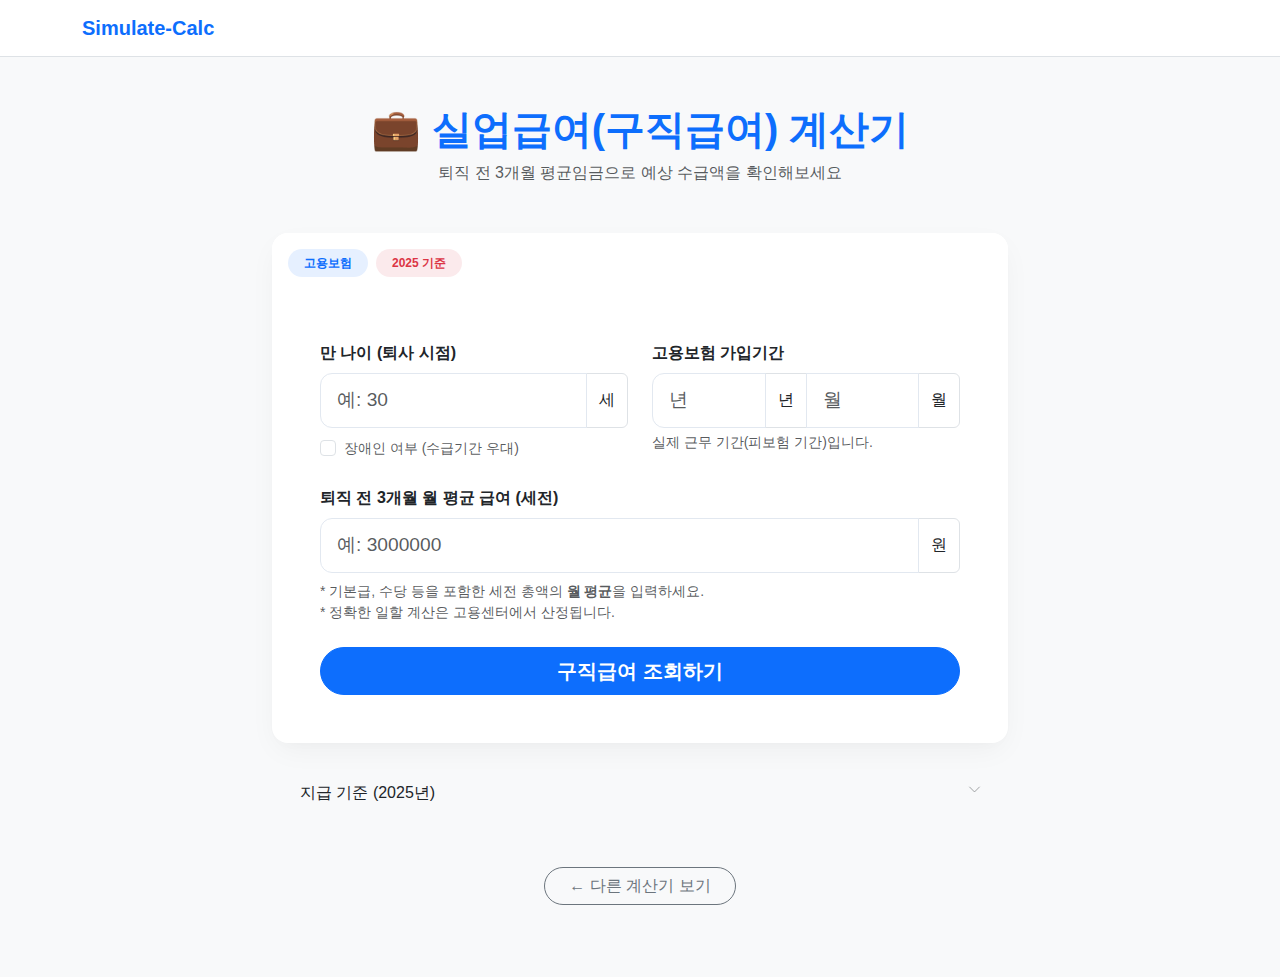
<file: unemployment/index.html>
<!DOCTYPE html>
<html lang="ko">

<head>
    <meta charset="UTF-8">
    <meta name="viewport" content="width=device-width, initial-scale=1.0">
    <title>실업급여(구직급여) 계산기 - 2025년 기준</title>
    <meta name="description" content="실업급여(구직급여) 모의 계산기. 나이와 고용보험 가입기간에 따른 수급일수와 예상 수급액을 계산해드립니다. 2025년 상한액/하한액 적용.">
    <meta name="keywords" content="실업급여, 구직급여, 실업급여 계산기, 실업급여 조건, 고용보험">
    <meta name="robots" content="index, follow">

    <!-- Bootstrap 5 -->
    <link href="https://cdn.jsdelivr.net/npm/bootstrap@5.3.3/dist/css/bootstrap.min.css" rel="stylesheet">
    <!-- Common CSS -->
    <link href="../assets/css/common.css" rel="stylesheet">

    <!-- Google Tag Manager -->
    <script>(function (w, d, s, l, i) {
            w[l] = w[l] || []; w[l].push({
                'gtm.start':
                    new Date().getTime(), event: 'gtm.js'
            }); var f = d.getElementsByTagName(s)[0],
                j = d.createElement(s), dl = l != 'dataLayer' ? '&l=' + l : ''; j.async = true; j.src =
                    'https://www.googletagmanager.com/gtm.js?id=' + i + dl; f.parentNode.insertBefore(j, f);
        })(window, document, 'script', 'dataLayer', 'GTM-5PDVVMQG');</script>
</head>

<body class="bg-light">
    <!-- Google Tag Manager (noscript) -->
    <noscript><iframe src="https://www.googletagmanager.com/ns.html?id=GTM-5PDVVMQG" height="0" width="0"
            style="display:none;visibility:hidden"></iframe></noscript>

    <!-- Navbar -->
    <nav class="navbar navbar-expand-lg navbar-light bg-white border-bottom mb-4">
        <div class="container">
            <a class="navbar-brand fw-bold text-primary" href="/simulate-calc/">Simulate-Calc</a>
        </div>
    </nav>

    <main class="container py-4">
        <div class="row justify-content-center">
            <div class="col-12 col-xl-8">

                <!-- Title -->
                <div class="text-center mb-5">
                    <h1 class="fw-bold mb-2 text-primary">💼 실업급여(구직급여) 계산기</h1>
                    <p class="text-muted">퇴직 전 3개월 평균임금으로 예상 수급액을 확인해보세요</p>
                </div>

                <!-- Calculator Card -->
                <div class="card border-0 shadow-lg rounded-4 overflow-hidden mb-4">
                    <div class="card-header bg-white border-0 py-3">
                        <div class="d-flex gap-2">
                            <span class="badge rounded-pill bg-primary bg-opacity-10 text-primary px-3 py-2">고용보험</span>
                            <span class="badge rounded-pill bg-danger bg-opacity-10 text-danger px-3 py-2">2025
                                기준</span>
                        </div>
                    </div>
                    <div class="card-body p-4 p-md-5">

                        <!-- Inputs -->
                        <div class="row g-4 mb-4">
                            <!-- 나이 & 장애여부 -->
                            <div class="col-md-6">
                                <label class="form-label fw-bold">만 나이 (퇴사 시점)</label>
                                <div class="input-group">
                                    <input type="number" class="form-control" id="age" placeholder="예: 30">
                                    <span class="input-group-text bg-white">세</span>
                                </div>
                                <div class="form-check mt-2">
                                    <input class="form-check-input" type="checkbox" id="isDisabled">
                                    <label class="form-check-label text-muted small" for="isDisabled">
                                        장애인 여부 (수급기간 우대)
                                    </label>
                                </div>
                            </div>

                            <!-- 고용보험 가입기간 -->
                            <div class="col-md-6">
                                <label class="form-label fw-bold">고용보험 가입기간</label>
                                <div class="input-group">
                                    <input type="number" class="form-control" id="periodYear" placeholder="년" min="0">
                                    <span class="input-group-text bg-white">년</span>
                                    <input type="number" class="form-control" id="periodMonth" placeholder="월" min="0">
                                    <span class="input-group-text bg-white">월</span>
                                </div>
                                <div class="form-text small">실제 근무 기간(피보험 기간)입니다.</div>
                            </div>

                            <!-- 평균 급여 -->
                            <div class="col-12">
                                <label class="form-label fw-bold">퇴직 전 3개월 월 평균 급여 (세전)</label>
                                <div class="input-group mb-2">
                                    <input type="number" class="form-control form-control-lg" id="avgWage"
                                        placeholder="예: 3000000" step="10000">
                                    <span class="input-group-text bg-white">원</span>
                                </div>
                                <div class="form-text">
                                    * 기본급, 수당 등을 포함한 세전 총액의 <b>월 평균</b>을 입력하세요.<br>
                                    * 정확한 일할 계산은 고용센터에서 산정됩니다.
                                </div>
                            </div>
                        </div>

                        <!-- Action -->
                        <div class="d-grid gap-2">
                            <button class="btn btn-primary rounded-pill btn-lg fw-bold" id="calcBtn">구직급여 조회하기</button>
                        </div>
                    </div>
                </div>

                <!-- Result Card (Initially Hidden) -->
                <div id="resultBox" class="card border-0 shadow-sm rounded-4 mb-5 d-none bg-white">
                    <div class="card-body p-4 p-md-5 text-center">
                        <h3 class="h6 text-uppercase text-secondary fw-bold mb-3">총 예상 수급액</h3>
                        <div class="display-3 fw-bold text-primary mb-2">
                            <span id="resTotal">0</span><span class="fs-4 text-muted ms-1">원</span>
                        </div>
                        <div id="note" class="text-danger small fw-bold mb-4" style="display:none;"></div>

                        <div class="row g-3 text-start mt-4 pt-4 border-top">
                            <div class="col-6 border-end">
                                <div class="small text-muted mb-1">1일 구직급여액 (일급)</div>
                                <div class="fw-bold fs-5" id="resDaily">0</div>
                            </div>
                            <div class="col-6">
                                <div class="small text-muted mb-1">예상 수급일수</div>
                                <div class="fw-bold fs-5 text-success" id="resDays">0일</div>
                            </div>
                        </div>
                    </div>
                </div>

                <!-- Info Accordion -->
                <div class="accordion accordion-flush mb-5" id="infoAccordion">
                    <div class="accordion-item bg-transparent">
                        <h2 class="accordion-header">
                            <button class="accordion-button collapsed bg-transparent shadow-none" type="button"
                                data-bs-toggle="collapse" data-bs-target="#info1">
                                <i class="bi bi-info-circle me-2"></i> 지급 기준 (2025년)
                            </button>
                        </h2>
                        <div id="info1" class="accordion-collapse collapse" data-bs-parent="#infoAccordion">
                            <div class="accordion-body small text-secondary">
                                <ul class="list-unstyled">
                                    <li class="mb-2"><strong>일급 상한액:</strong> 66,000원 (이직일 2019 이후)</li>
                                    <li class="mb-2"><strong>일급 하한액:</strong> 63,104원 (최저시급 기준, 소정 8시간)</li>
                                    <li><strong>수급 기간:</strong> 연령 및 가입기간에 따라 120일 ~ 270일</li>
                                </ul>
                            </div>
                        </div>
                    </div>
                </div>

                <!-- Home Link -->
                <div class="text-center mb-5">
                    <a href="/simulate-calc/" class="btn btn-outline-secondary rounded-pill px-4">← 다른 계산기 보기</a>
                </div>

            </div>
        </div>
    </main>

    <script src="https://cdn.jsdelivr.net/npm/bootstrap@5.3.3/dist/js/bootstrap.bundle.min.js"></script>
    <script src="script.js"></script>
</body>

</html>
</file>
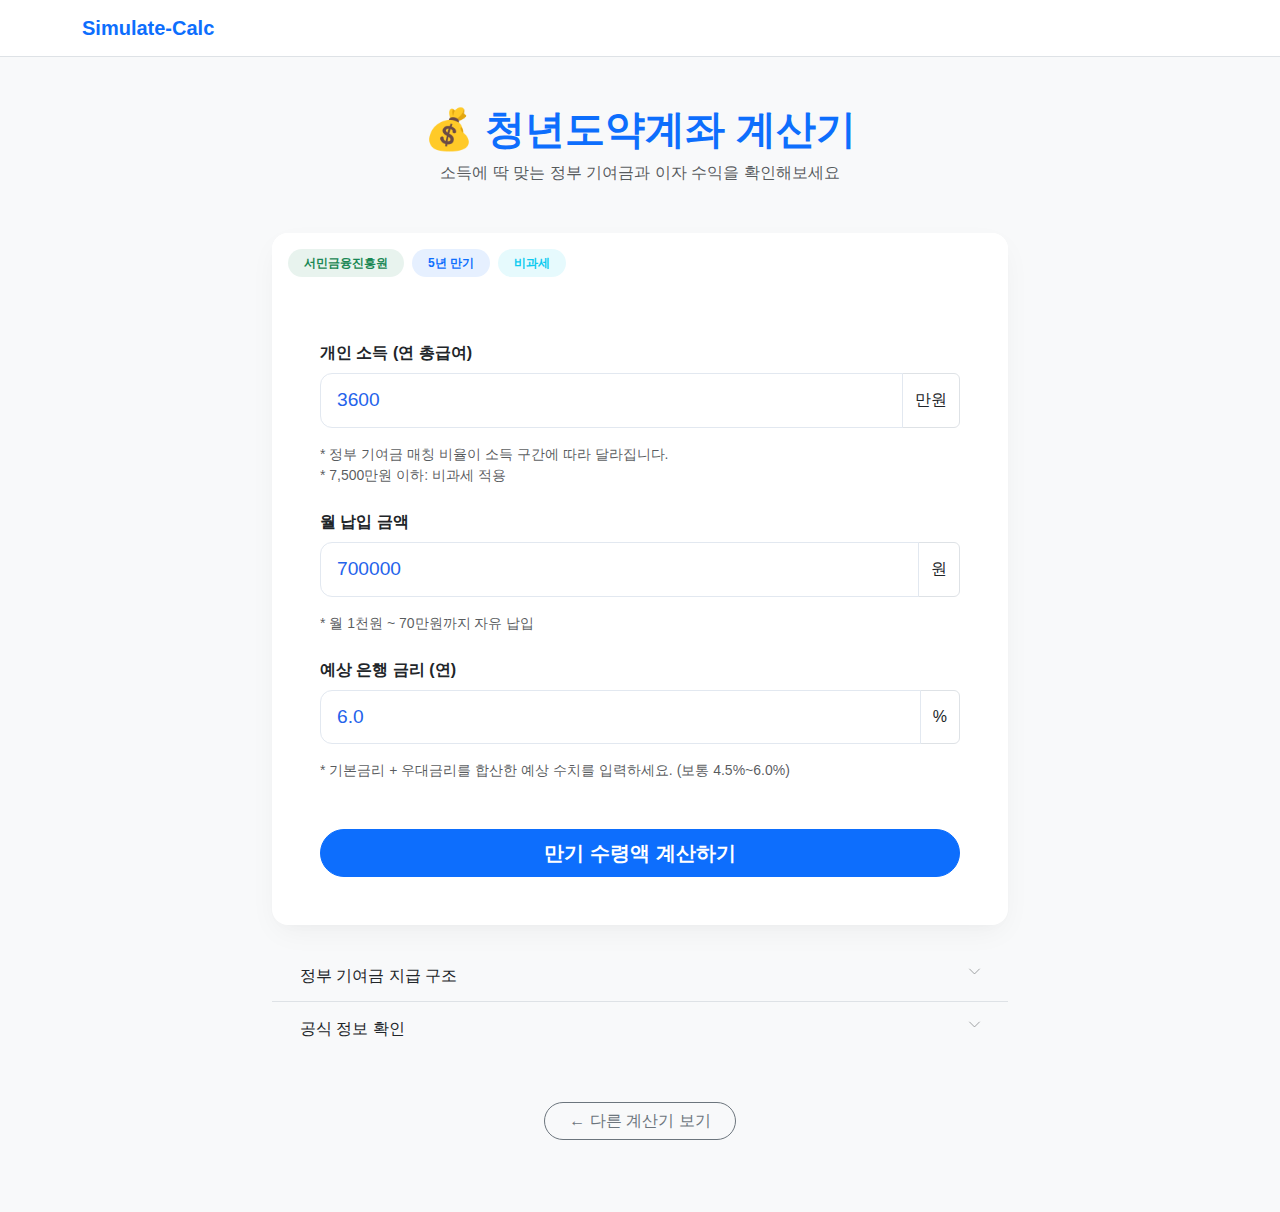
<file: youth-leap/index.html>
<!DOCTYPE html>
<html lang="ko">

<head>
    <meta charset="UTF-8">
    <meta name="viewport" content="width=device-width, initial-scale=1.0">
    <title>청년도약계좌 계산기 - 정부기여금 & 이자 시뮬레이션</title>
    <meta name="description" content="청년도약계좌 만기 수령액 모의 계산기. 소득별 정부 기여금 매칭 비율과 비과세 혜택을 반영하여 5년 만기 시 예상 금액을 계산합니다.">
    <meta name="keywords" content="청년도약계좌, 청년재테크, 정부기여금, 비과세 적금, 5000만원 모으기">
    <meta name="robots" content="index, follow">

    <!-- Bootstrap 5 -->
    <link href="https://cdn.jsdelivr.net/npm/bootstrap@5.3.3/dist/css/bootstrap.min.css" rel="stylesheet">
    <!-- Common CSS -->
    <link href="../assets/css/common.css" rel="stylesheet">

    <script async src="https://pagead2.googlesyndication.com/pagead/js/adsbygoogle.js?client=ca-pub-2023113892715510"
        crossorigin="anonymous"></script>
    <!-- Google Tag Manager (Main include handled by script but adding placeholder if needed) -->
    <script>(function (w, d, s, l, i) {
            w[l] = w[l] || []; w[l].push({
                'gtm.start':
                    new Date().getTime(), event: 'gtm.js'
            }); var f = d.getElementsByTagName(s)[0],
                j = d.createElement(s), dl = l != 'dataLayer' ? '&l=' + l : ''; j.async = true; j.src =
                    'https://www.googletagmanager.com/gtm.js?id=' + i + dl; f.parentNode.insertBefore(j, f);
        })(window, document, 'script', 'dataLayer', 'GTM-5PDVVMQG');</script>
</head>

<body class="bg-light">
    <!-- Google Tag Manager (noscript) -->
    <noscript><iframe src="https://www.googletagmanager.com/ns.html?id=GTM-5PDVVMQG" height="0" width="0"
            style="display:none;visibility:hidden"></iframe></noscript>
    <!-- End Google Tag Manager (noscript) -->
    <!-- Navbar -->
    <nav class="navbar navbar-expand-lg navbar-light bg-white border-bottom mb-4">
        <div class="container">
            <a class="navbar-brand fw-bold text-primary" href="/simulate-calc/">Simulate-Calc</a>
        </div>
    </nav>

    <main class="container py-4">
        <div class="row justify-content-center">
            <div class="col-12 col-xl-8">

                <!-- Title -->
                <div class="text-center mb-5">
                    <h1 class="fw-bold mb-2 text-primary">💰 청년도약계좌 계산기</h1>
                    <p class="text-muted">소득에 딱 맞는 정부 기여금과 이자 수익을 확인해보세요</p>
                </div>

                <!-- Calculator Card -->
                <div class="card border-0 shadow-lg rounded-4 overflow-hidden mb-4">
                    <div class="card-header bg-white border-0 py-3">
                        <div class="d-flex gap-2">
                            <span
                                class="badge rounded-pill bg-success bg-opacity-10 text-success px-3 py-2">서민금융진흥원</span>
                            <span class="badge rounded-pill bg-primary bg-opacity-10 text-primary px-3 py-2">5년
                                만기</span>
                            <span class="badge rounded-pill bg-info bg-opacity-10 text-info px-3 py-2">비과세</span>
                        </div>
                    </div>
                    <div class="card-body p-4 p-md-5">

                        <!-- Inputs -->
                        <div class="mb-4">
                            <label class="form-label fw-bold">개인 소득 (연 총급여)</label>
                            <div class="input-group mb-3">
                                <input type="number" class="form-control form-control-lg" id="income"
                                    placeholder="예: 3600" value="3600">
                                <span class="input-group-text bg-white">만원</span>
                            </div>
                            <div class="form-text">
                                * 정부 기여금 매칭 비율이 소득 구간에 따라 달라집니다.<br>
                                * 7,500만원 이하: 비과세 적용
                            </div>
                        </div>

                        <div class="mb-4">
                            <label class="form-label fw-bold">월 납입 금액</label>
                            <div class="input-group mb-3">
                                <input type="number" class="form-control form-control-lg" id="monthlyPay"
                                    placeholder="최대 700,000" value="700000" step="1000">
                                <span class="input-group-text bg-white">원</span>
                            </div>
                            <div class="form-text">* 월 1천원 ~ 70만원까지 자유 납입</div>
                        </div>

                        <div class="mb-5">
                            <label class="form-label fw-bold">예상 은행 금리 (연)</label>
                            <div class="input-group mb-3">
                                <input type="number" class="form-control form-control-lg" id="rate" placeholder="기본+우대"
                                    value="6.0" step="0.1">
                                <span class="input-group-text bg-white">%</span>
                            </div>
                            <div class="form-text">* 기본금리 + 우대금리를 합산한 예상 수치를 입력하세요. (보통 4.5%~6.0%)</div>
                        </div>

                        <!-- Action -->
                        <div class="d-grid gap-2">
                            <button class="btn btn-primary rounded-pill btn-lg fw-bold" id="calcBtn">만기 수령액
                                계산하기</button>
                        </div>
                    </div>
                </div>

                <!-- Result Card (Initially Hidden) -->
                <div id="resultBox" class="card border-0 shadow-sm rounded-4 mb-5 d-none bg-white">
                    <div class="card-body p-4 p-md-5 text-center">
                        <h3 class="h6 text-uppercase text-secondary fw-bold mb-3">5년 만기 예상 수령액</h3>
                        <div class="display-3 fw-bold text-primary mb-2">
                            <span id="resTotal">0</span><span class="fs-4 text-muted ms-1">원</span>
                        </div>
                        <div class="badge bg-success bg-opacity-10 text-success mb-4 fs-6 px-3 py-2">
                            수익률 <span id="resReturnRate">0</span>% (<span id="resTaxInfo">비과세</span>)
                        </div>

                        <div class="row g-3 text-start mt-4 pt-4 border-top">
                            <div class="col-4 border-end">
                                <div class="small text-muted mb-1">총 납입 원금</div>
                                <div class="fw-bold fs-5" id="resPrincipal">0</div>
                            </div>
                            <div class="col-4 border-end">
                                <div class="small text-muted mb-1">정부 기여금</div>
                                <div class="fw-bold fs-5 text-info" id="resGov">0</div>
                            </div>
                            <div class="col-4">
                                <div class="small text-muted mb-1">은행 이자</div>
                                <div class="fw-bold fs-5 text-success" id="resInterest">0</div>
                            </div>
                        </div>
                    </div>
                </div>

                <!-- Info Accordion -->
                <div class="accordion accordion-flush mb-5" id="infoAccordion">
                    <div class="accordion-item bg-transparent">
                        <h2 class="accordion-header">
                            <button class="accordion-button collapsed bg-transparent shadow-none" type="button"
                                data-bs-toggle="collapse" data-bs-target="#info1">
                                <i class="bi bi-info-circle me-2"></i> 정부 기여금 지급 구조
                            </button>
                        </h2>
                        <div id="info1" class="accordion-collapse collapse" data-bs-parent="#infoAccordion">
                            <div class="accordion-body small text-secondary">
                                <ul class="list-unstyled">
                                    <li class="mb-2"><strong>2,400만원 이하:</strong> 월 40만원까지 6.0% 매칭 (최대 월 2.4만)</li>
                                    <li class="mb-2"><strong>3,600만원 이하:</strong> 월 50만원까지 4.6% 매칭 (최대 월 2.3만)</li>
                                    <li class="mb-2"><strong>4,800만원 이하:</strong> 월 60만원까지 3.7% 매칭 (최대 월 2.2만)</li>
                                    <li class="mb-2"><strong>6,000만원 이하:</strong> 월 70만원까지 3.0% 매칭 (최대 월 2.1만)</li>
                                    <li><strong>7,500만원 이하:</strong> 기여금 없음 (이자 비과세만 적용)</li>
                                </ul>
                            </div>
                        </div>
                    </div>
                    <div class="accordion-item bg-transparent">
                        <h2 class="accordion-header">
                            <button class="accordion-button collapsed bg-transparent shadow-none" type="button"
                                data-bs-toggle="collapse" data-bs-target="#info2">
                                <i class="bi bi-link-45deg me-2"></i> 공식 정보 확인
                            </button>
                        </h2>
                        <div id="info2" class="accordion-collapse collapse" data-bs-parent="#infoAccordion">
                            <div class="accordion-body">
                                <a href="https://ylaccount.kinfa.or.kr" target="_blank"
                                    class="btn btn-sm btn-outline-secondary">
                                    서민금융진흥원 청년도약계좌 홈페이지 바로가기
                                </a>
                            </div>
                        </div>
                    </div>
                </div>

                <!-- Home Link -->
                <div class="text-center mb-5">
                    <a href="/simulate-calc/" class="btn btn-outline-secondary rounded-pill px-4">← 다른 계산기 보기</a>
                </div>

            </div>
        </div>
    </main>

    <script src="https://cdn.jsdelivr.net/npm/bootstrap@5.3.3/dist/js/bootstrap.bundle.min.js"></script>
    <script src="script.js"></script>
</body>

</html>
</file>
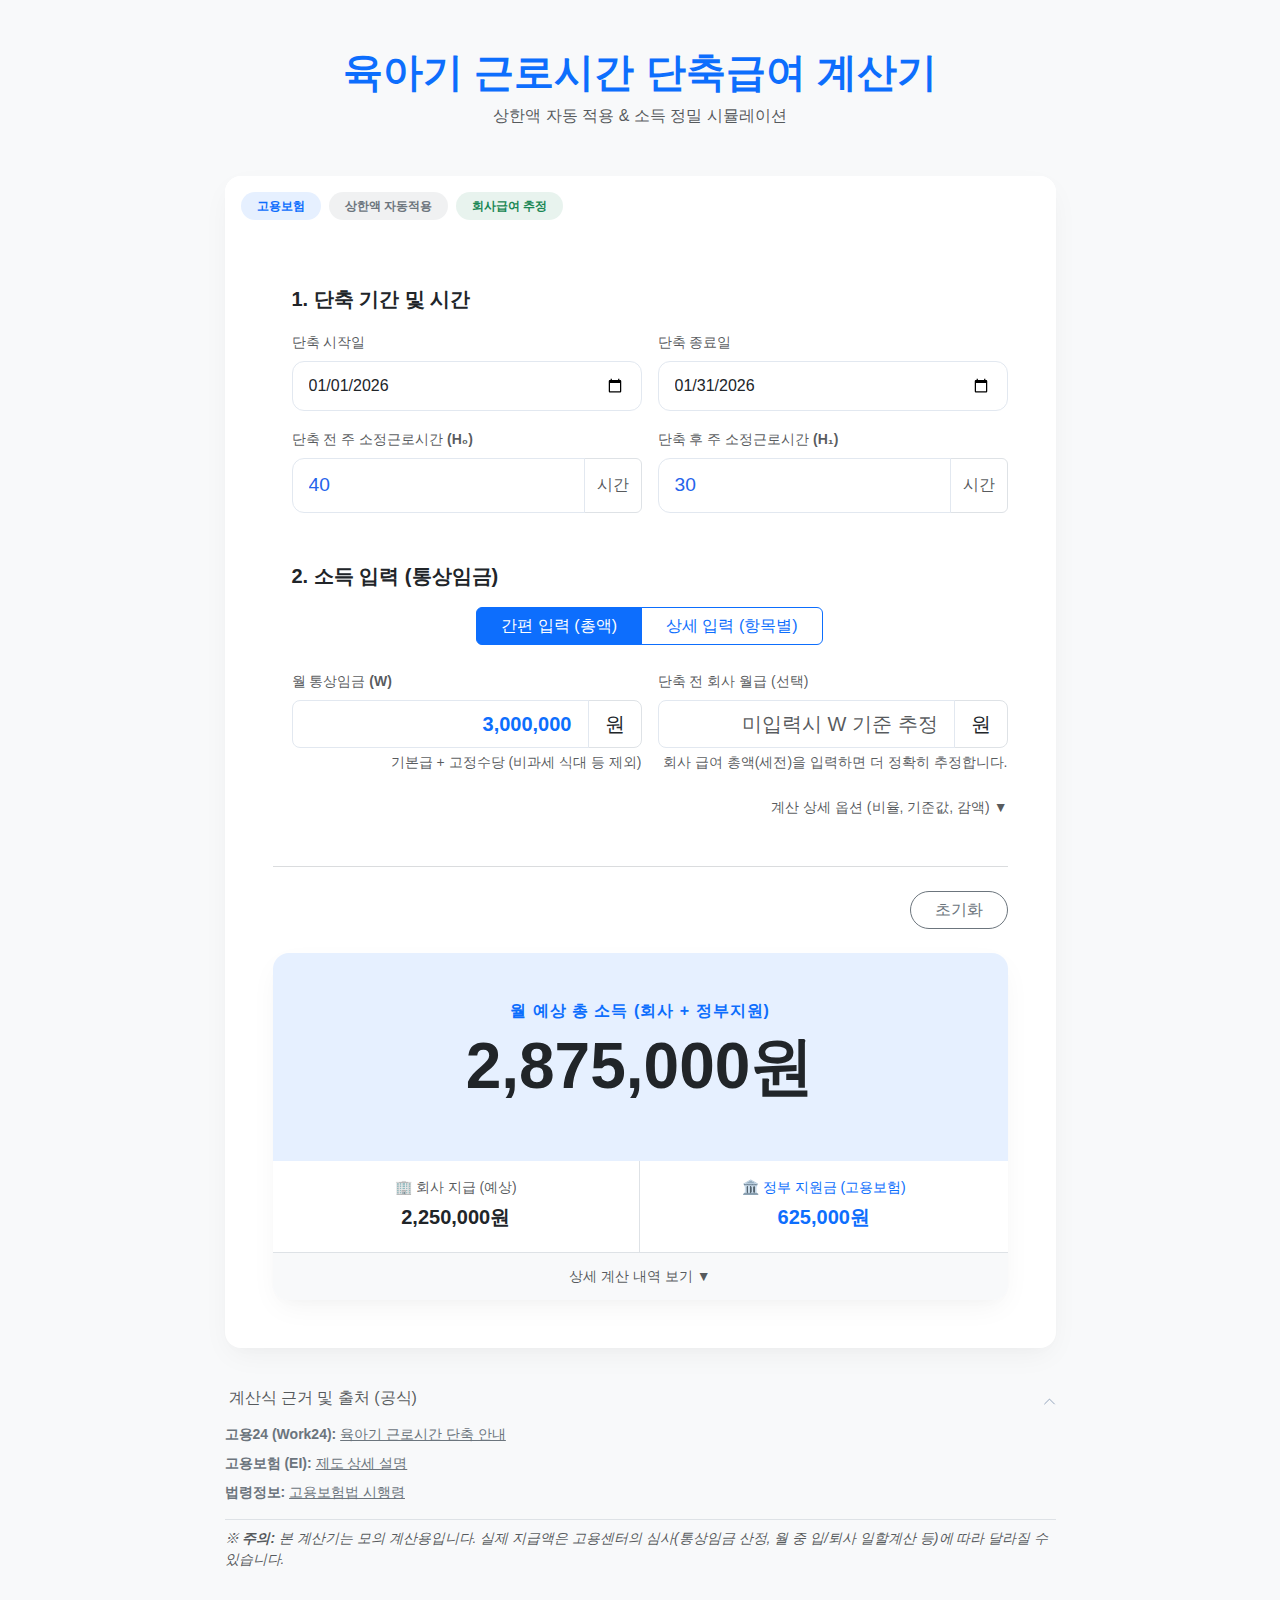
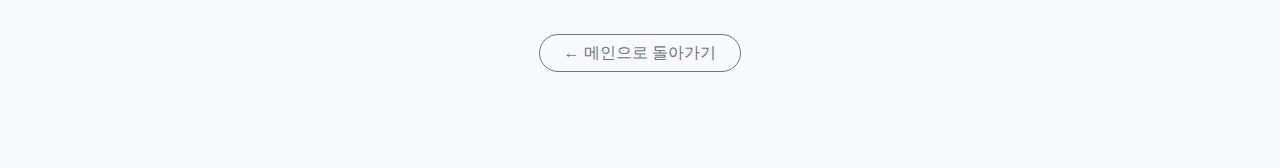
<file: childcare/index_new.html>
<!DOCTYPE html>
<html lang="ko">

<head>
  <meta charset="UTF-8">
  <meta name="viewport" content="width=device-width, initial-scale=1.0">
  <title>육아기 근로시간 단축급여 계산기 - 소득 상세 시뮬레이션</title>
  <meta name="description"
    content="육아기 근로시간 단축급여 정밀 계산기. 2026년 상한액 자동 적용, 소득 항목별(통상임금/지급방식) 상세 입력 지원. 총 예상 소득(회사+정부)을 확인하세요.">
  <meta name="keywords" content="육아기 근로시간 단축급여, 단축근무 급여 계산, 통상임금 계산, 육아휴직, 2026년 육아지원금">
  <meta name="robots" content="index, follow">

  <!-- Bootstrap 5 -->
  <link href="https://cdn.jsdelivr.net/npm/bootstrap@5.3.3/dist/css/bootstrap.min.css" rel="stylesheet">
  <!-- Common CSS -->
  <link href="../assets/css/common.css" rel="stylesheet">

  <!-- JSON-LD (Same as before) -->
  <script type="application/ld+json">
    {
      "@context": "https://schema.org",
      "@type": "WebApplication",
      "name": "육아기 근로시간 단축급여 계산기 (정밀형)",
      "url": "https://drt0927.github.io/simulate-calc/childcare/",
      "applicationCategory": "FinanceApplication"
    }
    </script>
</head>

<body class="bg-light">
  <!-- Navbar (Optional, or just container) -->

  <main class="container py-5">
    <div class="row justify-content-center">
      <div class="col-12 col-xl-9">

        <div class="text-center mb-5">
          <h1 class="fw-bold mb-2 text-primary">육아기 근로시간 단축급여 계산기</h1>
          <p class="text-muted">상한액 자동 적용 & 소득 정밀 시뮬레이션</p>
        </div>

        <div class="card border-0 shadow-lg rounded-4 overflow-hidden mb-4">
          <div class="card-header bg-white border-0 py-3">
            <div class="d-flex align-items-center flex-wrap gap-2">
              <span class="badge rounded-pill bg-primary bg-opacity-10 text-primary px-3 py-2">고용보험</span>
              <span class="badge rounded-pill bg-secondary bg-opacity-10 text-secondary px-3 py-2">상한액 자동적용</span>
              <span class="badge rounded-pill bg-success bg-opacity-10 text-success px-3 py-2">회사급여 추정</span>
            </div>
          </div>
          <div class="card-body p-4 p-md-5">

            <!-- 1. 기간 및 시간 -->
            <div class="mb-5 section-group">
              <label class="form-label fw-bold fs-5 mb-3">1. 단축 기간 및 시간</label>

              <div class="row g-3 mb-3">
                <div class="col-md-6">
                  <label class="form-label small text-muted">단축 시작일</label>
                  <input type="date" class="form-control" id="startDate" value="2026-01-01">
                </div>
                <div class="col-md-6">
                  <label class="form-label small text-muted">단축 종료일</label>
                  <input type="date" class="form-control" id="endDate" value="2026-01-31">
                </div>
              </div>

              <div class="row g-3">
                <div class="col-md-6">
                  <label class="form-label small text-muted">단축 전 주 소정근로시간 <span class="fw-bold">(H₀)</span></label>
                  <div class="input-group">
                    <input type="number" class="form-control" id="h0" value="40">
                    <span class="input-group-text bg-white text-muted">시간</span>
                  </div>
                </div>
                <div class="col-md-6">
                  <label class="form-label small text-muted">단축 후 주 소정근로시간 <span class="fw-bold">(H₁)</span></label>
                  <div class="input-group">
                    <input type="number" class="form-control" id="h1" value="30">
                    <span class="input-group-text bg-white text-muted">시간</span>
                  </div>
                </div>
              </div>
            </div>

            <!-- 2. 소득 입력 (Direct vs Detailed) -->
            <div class="mb-5 section-group">
              <label class="form-label fw-bold fs-5 mb-3">2. 소득 입력 (통상임금)</label>

              <!-- Mode Switch -->
              <div class="d-flex justify-content-center mb-4">
                <div class="btn-group" role="group">
                  <input type="radio" class="btn-check" name="wageMode" id="modeDirect" autocomplete="off" checked>
                  <label class="btn btn-outline-primary px-4" for="modeDirect">간편 입력 (총액)</label>
                  <input type="radio" class="btn-check" name="wageMode" id="modeDetail" autocomplete="off">
                  <label class="btn btn-outline-primary px-4" for="modeDetail">상세 입력 (항목별)</label>
                </div>
              </div>

              <!-- DIRECT Input Mode -->
              <div id="directBox">
                <div class="row g-3">
                  <div class="col-md-6">
                    <label class="form-label small text-muted">월 통상임금 <span
                        class="fw-bold fw-primary">(W)</span></label>
                    <div class="input-group input-group-lg">
                      <input type="text" class="form-control fw-bold text-end text-primary" id="wage" value="3,000,000"
                        inputmode="numeric">
                      <span class="input-group-text bg-white">원</span>
                    </div>
                    <div class="form-text text-end">기본급 + 고정수당 (비과세 식대 등 제외)</div>
                  </div>
                  <div class="col-md-6">
                    <label class="form-label small text-muted">단축 전 회사 월급 (선택)</label>
                    <div class="input-group input-group-lg">
                      <input type="text" class="form-control text-end" id="companyDirect" placeholder="미입력시 W 기준 추정"
                        inputmode="numeric">
                      <span class="input-group-text bg-white">원</span>
                    </div>
                    <div class="form-text text-end">회사 급여 총액(세전)을 입력하면 더 정확히 추정합니다.</div>
                  </div>
                </div>
              </div>

              <!-- DETAILED Input Mode -->
              <div id="detailBox" style="display:none;">
                <div class="alert alert-light border small mb-3">
                  <i class="bi bi-info-circle me-1"></i> 급여명세서의 항목별로 <b>통상임금 포함 여부</b>와 <b>단축 시 지급 기준</b>을 설정하세요.
                </div>
                <div class="table-responsive bg-white rounded-3 border">
                  <table class="table table-bordered mb-0 align-middle text-center small">
                    <thead class="table-light text-muted">
                      <tr>
                        <th style="min-width:120px;">항목명</th>
                        <th style="min-width:120px;">금액</th>
                        <th style="min-width:100px;">통상임금</th>
                        <th style="min-width:110px;">지급방식</th>
                        <th style="width:50px;"></th>
                      </tr>
                    </thead>
                    <tbody id="incomeTbody" class="table-group-divider">
                      <!-- JS populated -->
                    </tbody>
                  </table>
                </div>
                <div class="d-flex justify-content-between mt-2">
                  <div class="btn-group">
                    <button class="btn btn-sm btn-outline-secondary" type="button" id="addRowBtn">+ 항목 추가</button>
                    <button class="btn btn-sm btn-outline-secondary" type="button" id="loadExampleBtn">예시 불러오기</button>
                  </div>
                  <div class="small fw-bold pt-1">
                    설정된 정보로 통상임금(W)이 자동 계산됩니다.
                  </div>
                </div>
              </div>

              <!-- Advanced Settings Toggle -->
              <div class="d-flex justify-content-end mt-4">
                <a class="text-decoration-none text-muted small" data-bs-toggle="collapse" href="#advSettings"
                  role="button">
                  <i class="bi bi-gear-fill me-1"></i>계산 상세 옵션 (비율, 기준값, 감액) ▼
                </a>
              </div>

              <!-- Advanced Collapsible -->
              <div class="collapse mt-2" id="advSettings">
                <div class="card card-body bg-light border-0 small">
                  <div class="row g-3">
                    <div class="col-md-6 border-end">
                      <h6 class="fw-bold mb-2">자동 적용 옵션</h6>
                      <div class="form-check mb-2">
                        <input class="form-check-input" type="checkbox" id="autoPolicy" checked>
                        <label class="form-check-label" for="autoPolicy">시작일 기준 정책값(상한, 비율) 자동 적용</label>
                      </div>
                      <div class="form-check mb-2">
                        <input class="form-check-input" type="checkbox" id="autoRatio" checked>
                        <label class="form-check-label" for="autoRatio">같은 달이면 Ratio 자동 계산</label>
                      </div>
                      <div class="input-group input-group-sm mt-2">
                        <span class="input-group-text">Ratio(일할)</span>
                        <input type="number" class="form-control" id="ratio" value="1" step="0.0001" min="0" max="1">
                      </div>

                      <div class="row g-1 mt-2 text-secondary">
                        <div class="col-6">Threshold: <input type="number" id="threshold"
                            class="form-control form-control-sm" value="10"></div>
                        <div class="col-6">pctB: <input type="number" id="pctB" class="form-control form-control-sm"
                            value="0.8"></div>
                        <div class="col-6">capA: <input type="text" id="capA" class="form-control form-control-sm">
                        </div>
                        <div class="col-6">capB: <input type="text" id="capB" class="form-control form-control-sm">
                        </div>
                        <div class="col-6">floor: <input type="text" id="floor" class="form-control form-control-sm">
                        </div>
                      </div>
                    </div>
                    <div class="col-md-6 ps-md-3">
                      <h6 class="fw-bold mb-2">결과 표시 옵션</h6>
                      <div class="form-check mb-2">
                        <input class="form-check-input" type="checkbox" id="showCompany" checked>
                        <label class="form-check-label" for="showCompany">회사 급여(추정) + 지원금 합산 표시</label>
                      </div>
                      <hr class="my-2">
                      <h6 class="fw-bold mb-2 text-danger">감액 적용 (고급)</h6>
                      <div class="form-check mb-1">
                        <input class="form-check-input" type="checkbox" id="applyOffset">
                        <label class="form-check-label" for="applyOffset">총 소득이 기준 초과시 감액</label>
                      </div>
                      <div class="input-group input-group-sm">
                        <span class="input-group-text">기준금액</span>
                        <input type="text" class="form-control" id="offsetBase" placeholder="기본: W">
                      </div>
                    </div>
                  </div>
                </div>
              </div>
            </div>

            <div id="msg" class="mb-3"></div>

            <hr class="my-4 text-secondary opacity-25">

            <div class="d-grid gap-2 d-md-flex justify-content-md-end mb-4">
              <button class="btn btn-outline-secondary rounded-pill px-4" type="button" id="resetBtn">초기화</button>
              <!-- Calculation is auto value-change driven, but a button implies intent -->
              <!-- <button class="btn btn-primary rounded-pill px-5" type="button" id="calcBtn">계산하기</button> -->
            </div>

            <!-- RESULTS (Design Refined) -->
            <div class="row g-4">
              <!-- Main Outcome: Total Income -->
              <div class="col-12">
                <div class="card bg-primary bg-opacity-10 border-0 rounded-4 overflow-hidden text-center">
                  <div class="card-body p-4 p-md-5">
                    <h3 class="h6 text-uppercase text-primary fw-bold letter-spacing-1 mb-2">월 예상 총 소득 (회사 + 정부지원)</h3>
                    <div class="display-3 fw-bold text-dark mb-2" id="finalTotalIncome">0<span
                        class="fs-4 fw-normal text-muted ms-1">원</span></div>
                    <div id="sumBox" class="text-muted small"></div>
                  </div>

                  <!-- Split View -->
                  <div class="card-footer bg-white border-0 p-0">
                    <div class="row g-0 divide-x text-center">
                      <div class="col-6 p-3 border-end">
                        <div class="text-muted small mb-1">🏢 회사 지급 (예상)</div>
                        <div class="fw-bold fs-5" id="resCompany">0원</div>
                        <div class="small text-muted mt-1" id="outCompanyAfterSub" style="font-size:0.75rem"></div>
                      </div>
                      <div class="col-6 p-3">
                        <div class="text-primary small mb-1">🏛️ 정부 지원금 (고용보험)</div>
                        <div class="fw-bold fs-5 text-primary" id="resGov">0원</div>
                        <div class="small text-muted mt-1" id="outTotalSub" style="font-size:0.75rem"></div>
                      </div>
                    </div>
                    <!-- Accordion for deep dive -->
                    <div class="p-2 border-top bg-light">
                      <button class="btn btn-sm btn-link text-decoration-none text-muted w-100" type="button"
                        data-bs-toggle="collapse" data-bs-target="#detailBreakdown">
                        상세 계산 내역 보기 ▼
                      </button>
                    </div>
                    <div class="collapse text-start bg-white border-top" id="detailBreakdown">
                      <div class="p-4 small">
                        <div class="row g-3">
                          <div class="col-md-6">
                            <h6 class="fw-bold text-muted border-bottom pb-2">기본 정보</h6>
                            <div class="d-flex justify-content-between mb-1">
                              <span>통상임금(W)</span>
                              <span class="fw-bold" id="outW">0원</span>
                            </div>
                            <div class="d-flex justify-content-between mb-1">
                              <span>단축시간(R)</span>
                              <span class="fw-bold" id="outR">0시간</span>
                            </div>
                            <div class="text-muted fst-italic ms-1" id="outRSub" style="font-size:0.8em"></div>
                          </div>
                          <div class="col-md-6">
                            <h6 class="fw-bold text-muted border-bottom pb-2">지원금 산출 근거</h6>
                            <div class="d-flex justify-content-between mb-1">
                              <span>100% 구간(A)</span>
                              <span class="fw-bold" id="detailA">0원</span>
                            </div>
                            <div class="d-flex justify-content-between mb-1">
                              <span>80% 구간(B)</span>
                              <span class="fw-bold" id="detailB">0원</span>
                            </div>
                            <div class="d-flex justify-content-between border-top pt-1 mt-1">
                              <span>합계(지원금)</span>
                              <span class="fw-bold text-primary" id="totalResult">0원</span>
                            </div>
                          </div>
                        </div>
                      </div>
                    </div>
                  </div>
                </div>
              </div>
            </div>

          </div>
        </div>

        <!-- 출처 및 안내 (기본 오픈) -->
        <div class="accordion accordion-flush bg-transparent mb-5" id="infoAccordion">
          <div class="accordion-item bg-transparent border-0">
            <h2 class="accordion-header">
              <button class="accordion-button bg-transparent shadow-none px-0 text-muted small" type="button"
                data-bs-toggle="collapse" data-bs-target="#flush-collapseOne" aria-expanded="true">
                <i class="bi bi-info-circle me-1"></i> 계산식 근거 및 출처 (공식)
              </button>
            </h2>
            <div id="flush-collapseOne" class="accordion-collapse collapse show" data-bs-parent="#infoAccordion">
              <div class="accordion-body px-0 pt-0 small text-secondary">
                <ul class="list-unstyled mb-0 d-grid gap-2">
                  <li>
                    <strong>고용24 (Work24):</strong>
                    <a href="https://www.work24.go.kr/cm/c/f/1100/selecSystInfo.do?systClId=SC00000252&systId=SI00000397"
                      target="_blank" class="text-secondary text-decoration-underline">육아기 근로시간 단축 안내</a>
                  </li>
                  <li>
                    <strong>고용보험 (EI):</strong>
                    <a href="https://ei.work24.go.kr/ei/eih/eg/pb/pbPersonBnef/retrievePb0303Info.do" target="_blank"
                      class="text-secondary text-decoration-underline">제도 상세 설명</a>
                  </li>
                  <li>
                    <strong>법령정보:</strong>
                    <a href="https://law.go.kr/%EB%B2%95%EB%A0%B9/%EA%B3%A0%EC%9A%A9%EB%B3%B4%ED%97%98%EB%B2%95%EC%8B%9C%ED%96%89%EB%A0%B9"
                      target="_blank" class="text-secondary text-decoration-underline">고용보험법 시행령</a>
                  </li>
                </ul>
                <div class="mt-3 text-muted fst-italic border-top pt-2">
                  ※ <strong>주의:</strong> 본 계산기는 모의 계산용입니다. 실제 지급액은 고용센터의 심사(통상임금 산정, 월 중 입/퇴사 일할계산 등)에 따라 달라질 수 있습니다.
                </div>
              </div>
            </div>
          </div>
        </div>

        <!-- Footer / Links -->
        <div class="text-center mt-5 mb-5">
          <a href="/simulate-calc/" class="btn btn-outline-secondary rounded-pill px-4">
            ← 메인으로 돌아가기
          </a>
        </div>

      </div>
    </div>
  </main>

  <script src="https://cdn.jsdelivr.net/npm/bootstrap@5.3.3/dist/js/bootstrap.bundle.min.js"></script>
  <script src="../assets/js/common.js"></script> <!-- Link common if needed, or inline for now as it overrides -->
  <script src="script.js"></script>
</body>

</html>
</file>
<file: assets/css/common.css>
:root {
    --primary-color: #2563eb;
    --primary-light: #eff6ff;
    --text-primary: #1e293b;
    --text-secondary: #64748b;
}

body {
    font-family: 'Noto Sans KR', -apple-system, BlinkMacSystemFont, "Segoe UI", Roboto, "Helvetica Neue", Arial, sans-serif;
    color: var(--text-primary);
    background-color: #f8fafc !important;
}

/* Card Styles */
.card {
    border: none;
    box-shadow: 0 10px 30px -5px rgba(0, 0, 0, 0.05), 0 5px 15px -5px rgba(0, 0, 0, 0.02) !important;
    transition: transform 0.2s ease, box-shadow 0.2s ease;
}

/* Section Group (Input Grouping) */
.section-group {
    position: relative;
    padding-left: 1rem;
    border-left: 3px solid transparent;
    transition: border-color 0.3s;
}

.section-group:hover,
.section-group:focus-within {
    border-left-color: var(--primary-color);
}

/* Form Controls */
.form-select,
.form-control {
    border-radius: 0.75rem;
    border: 1px solid #e2e8f0;
    padding: 0.75rem 1rem;
    font-size: 1rem;
    transition: all 0.2s;
}

.form-select:focus,
.form-control:focus {
    border-color: var(--primary-color);
    box-shadow: 0 0 0 3px rgba(37, 99, 235, 0.1);
}

/* Point Badge */
.point-badge {
    font-weight: 500;
    font-size: 0.9rem;
    padding: 0.5em 0.8em;
    border-radius: 0.5rem;
    transition: all 0.3s;
}

.section-group:hover .point-badge {
    background-color: var(--primary-color) !important;
    color: white !important;
    border-color: var(--primary-color) !important;
}

/* Result Box */
.result-box {
    background: linear-gradient(135deg, #eff6ff 0%, #dbeafe 100%);
    position: relative;
    overflow: hidden;
}

.result-box::before {
    content: '';
    position: absolute;
    top: -50%;
    left: -50%;
    width: 200%;
    height: 200%;
    background: radial-gradient(circle, rgba(255, 255, 255, 0.8) 0%, rgba(255, 255, 255, 0) 70%);
    opacity: 0.5;
    pointer-events: none;
}

/* Utility */
.letter-spacing-1 {
    letter-spacing: 1px;
}

.hover-lift {
    transition: transform 0.2s, box-shadow 0.2s;
}

.hover-lift:hover {
    transform: translateY(-5px);
    box-shadow: 0 .5rem 1rem rgba(0, 0, 0, .15) !important;
}

/* Input Group Buttons (Increment/Decrement) */
.input-group button {
    border-color: #e2e8f0;
    color: var(--text-secondary);
    width: 48px;
    font-size: 1.2rem;
}

.input-group button:hover {
    color: var(--primary-color);
    background-color: var(--primary-light);
    border-color: var(--primary-color);
}

.input-group input {
    border-color: #e2e8f0;
    font-size: 1.2rem;
    color: var(--primary-color);
}

/* Accordion Custom */
.accordion-button:not(.collapsed) {
    color: var(--primary-color);
    background-color: transparent;
    box-shadow: none;
}

.accordion-button::after {
    background-size: 0.8rem;
    opacity: 0.5;
}
</file>
